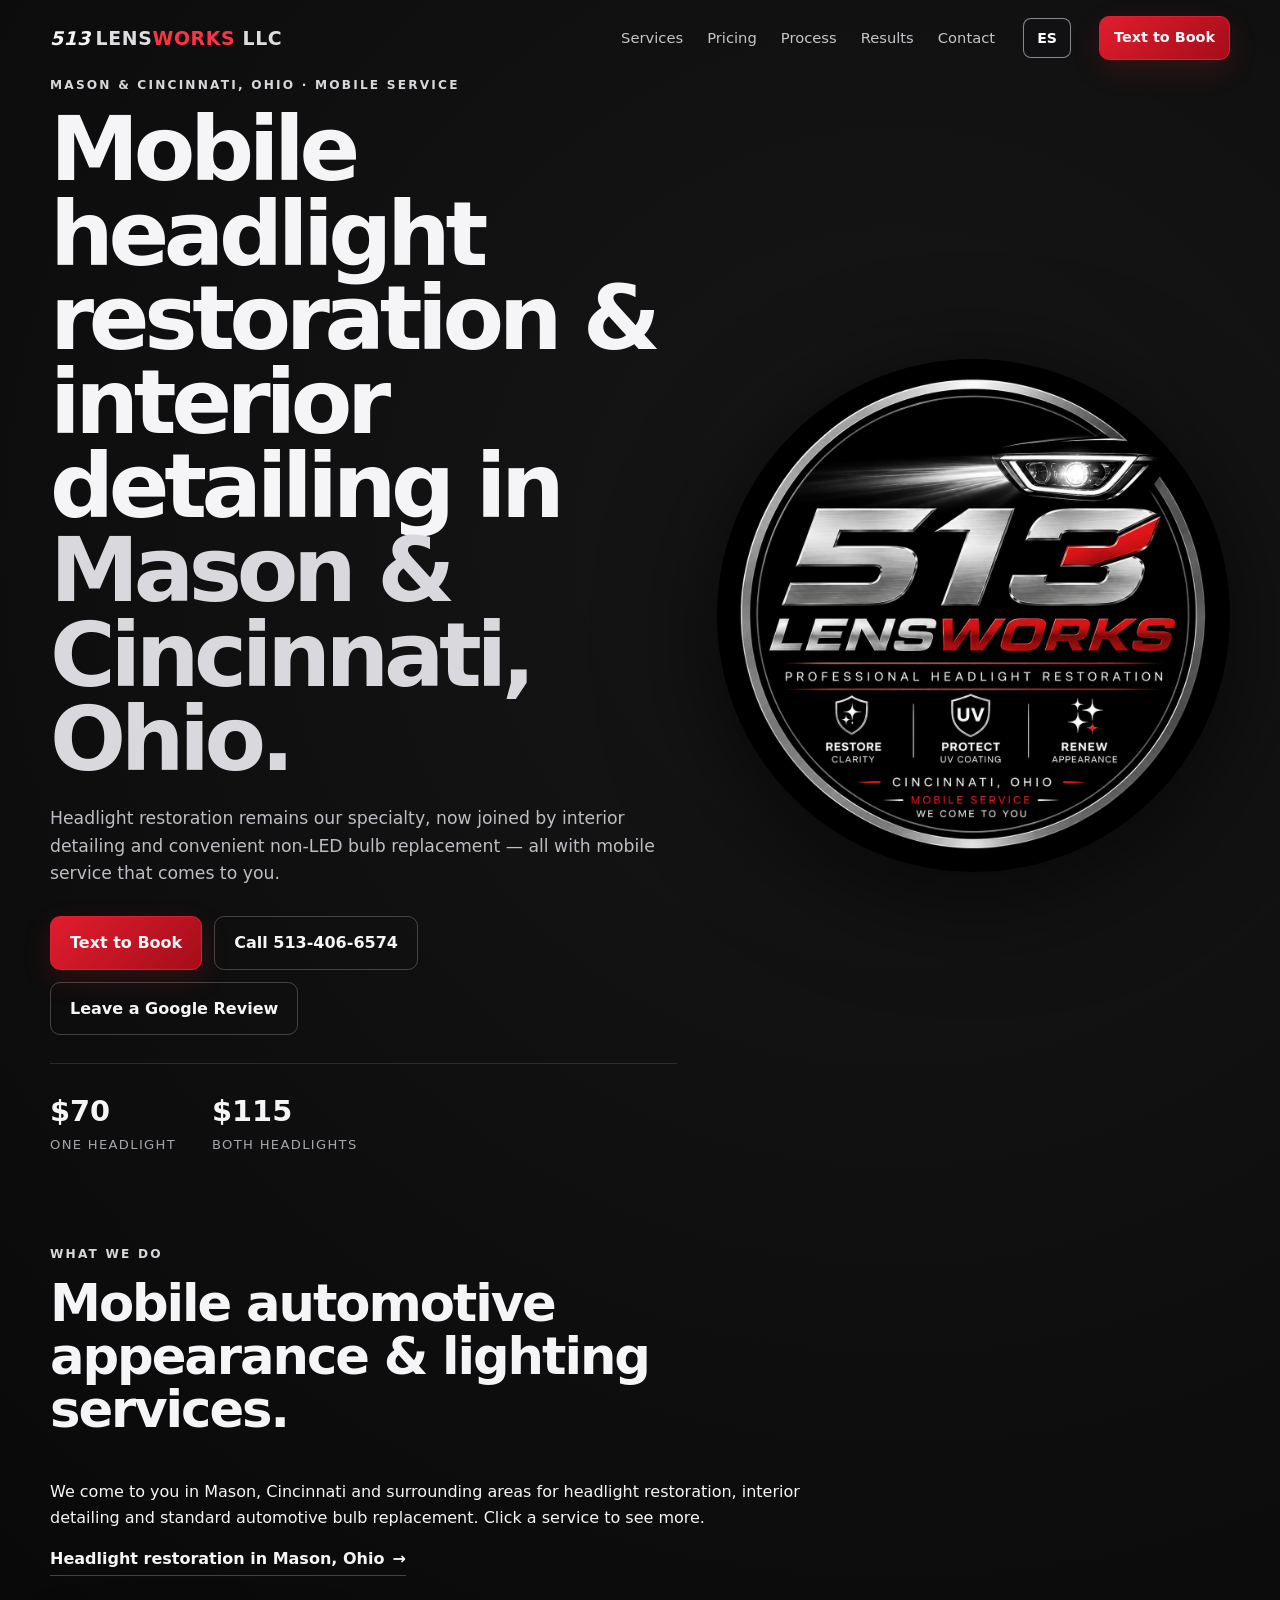
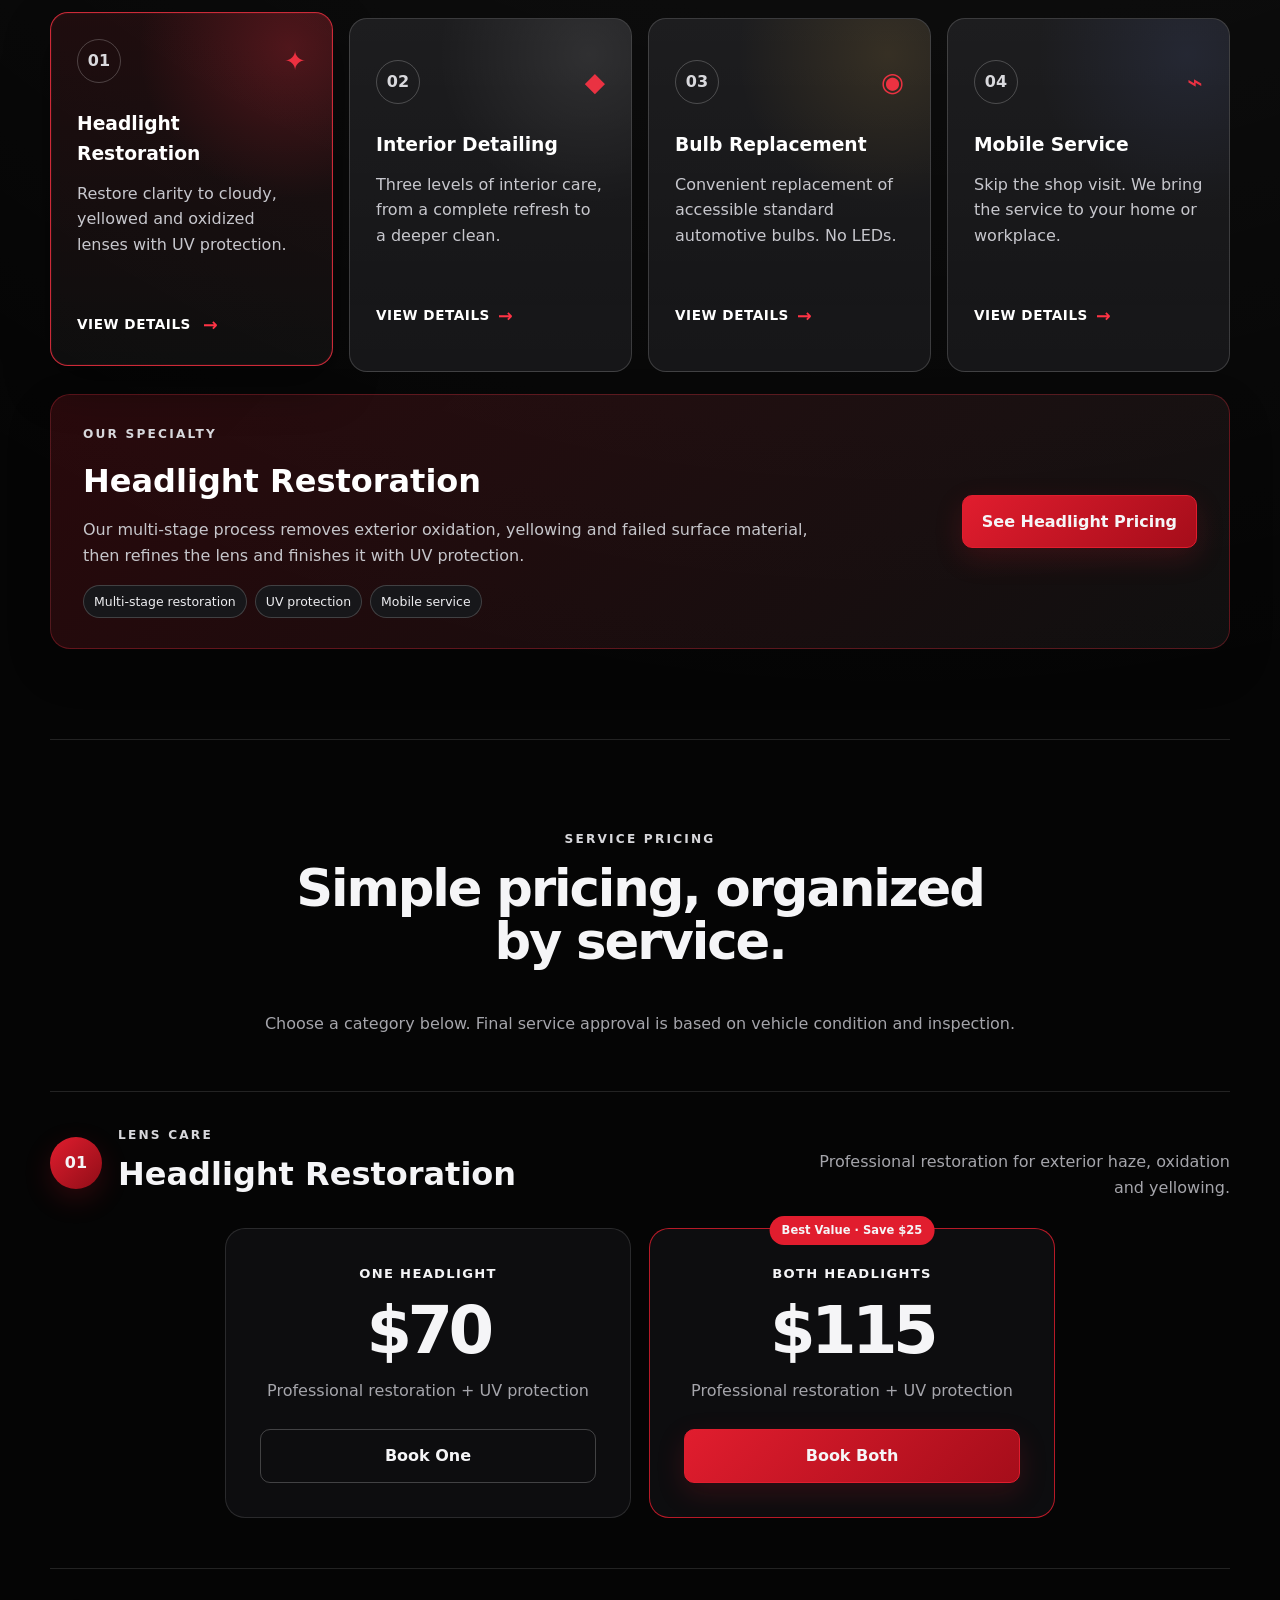
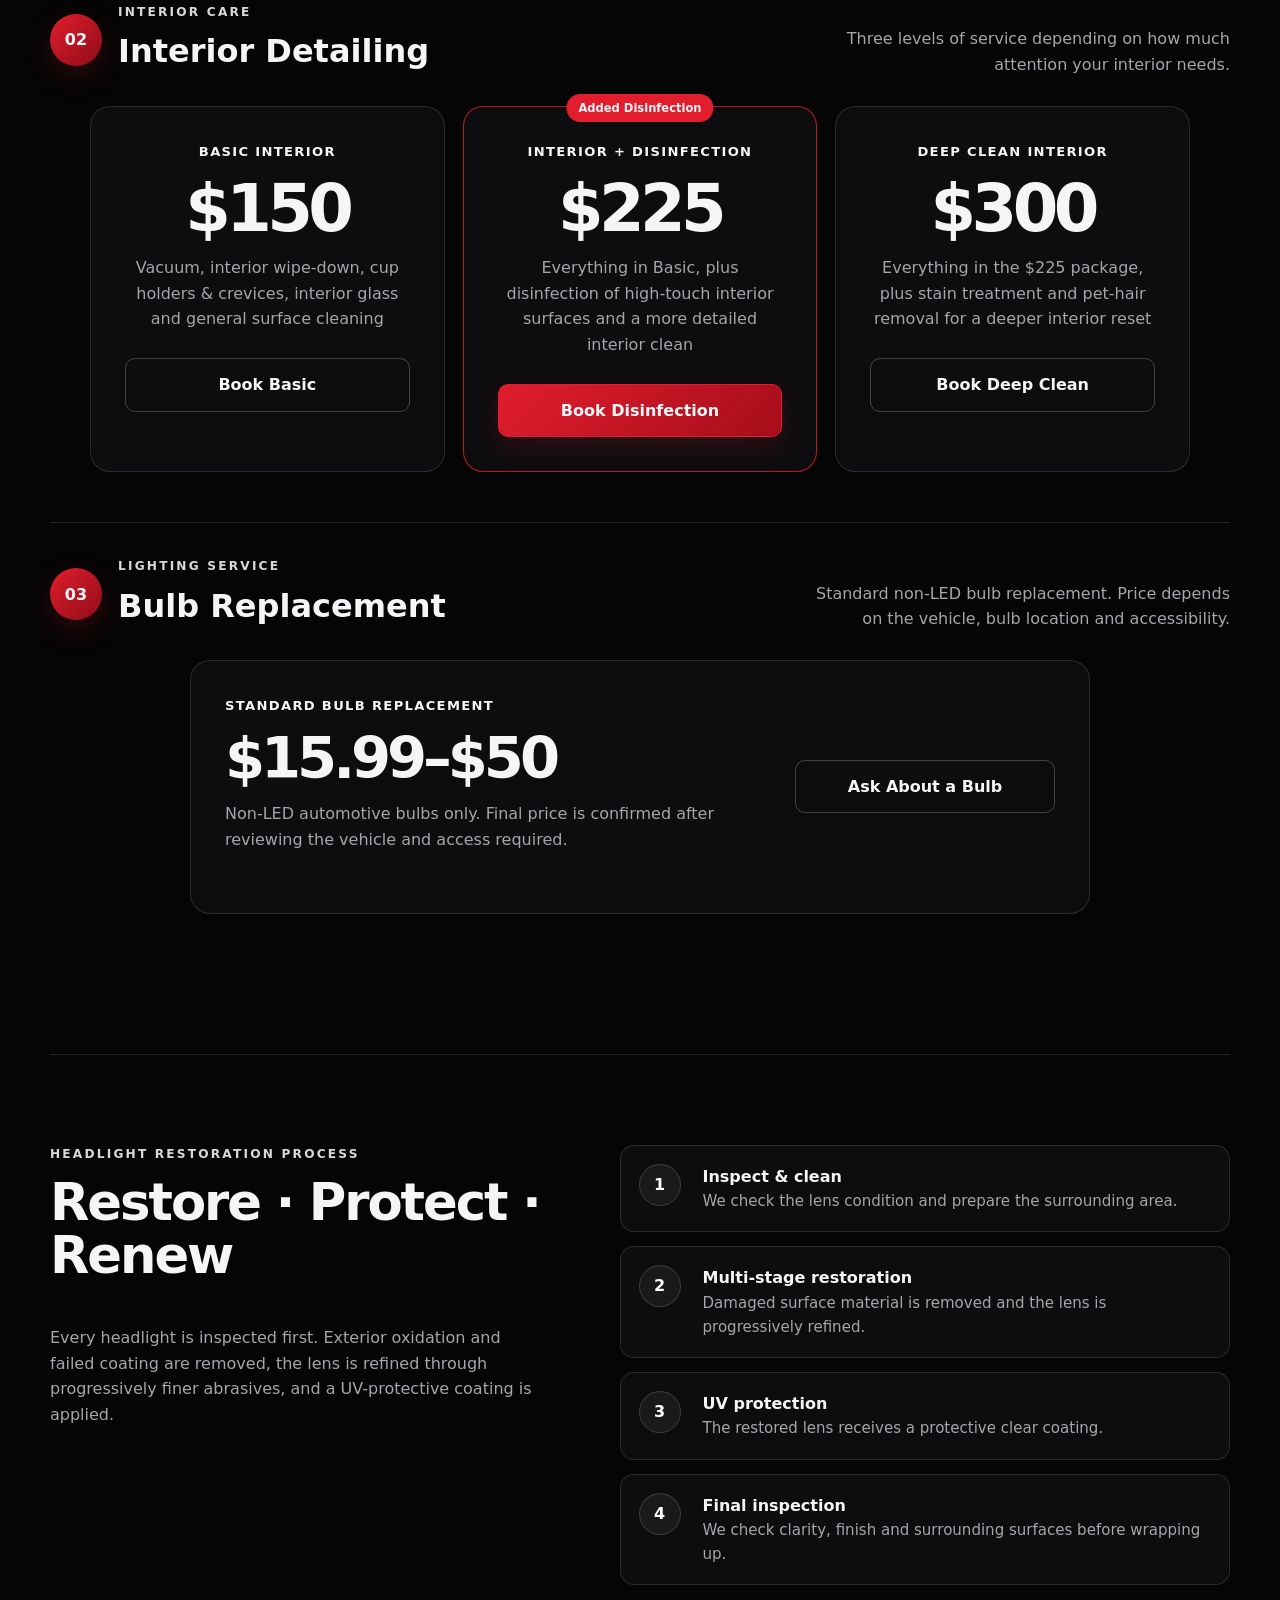
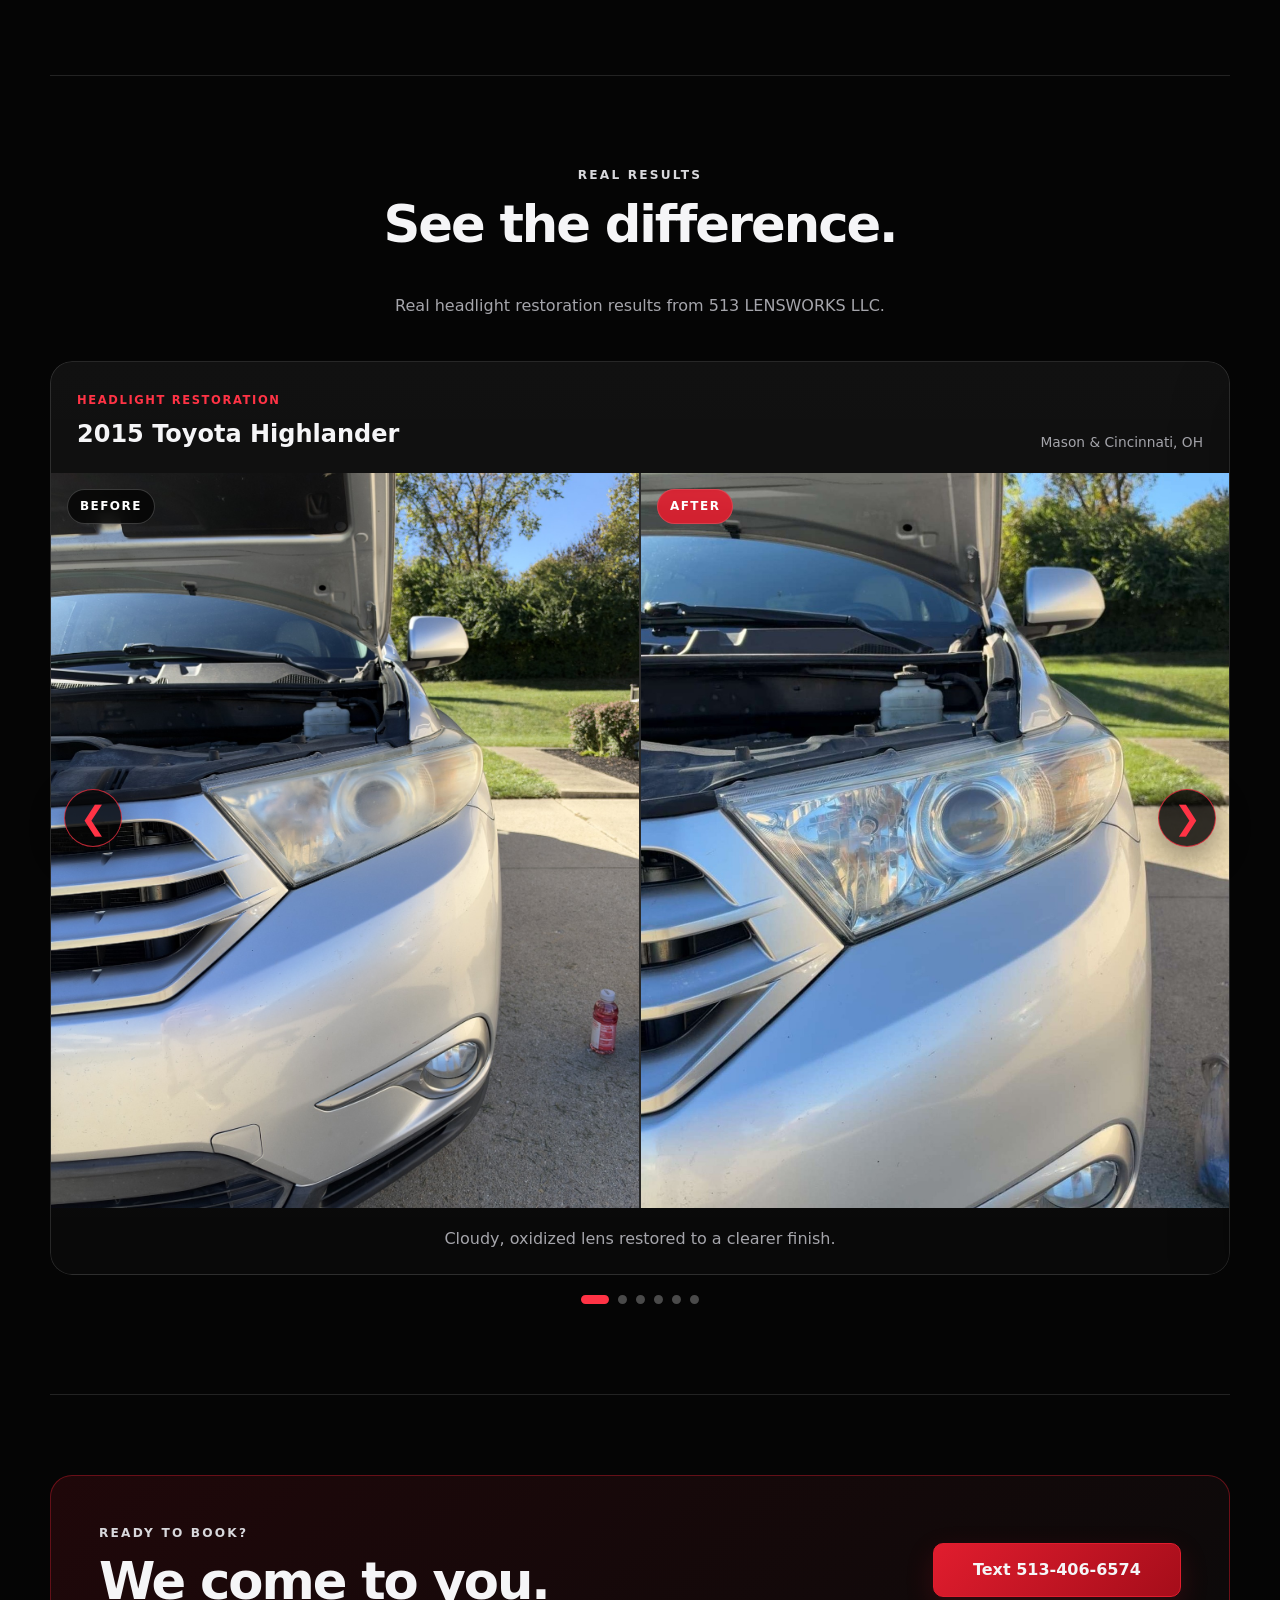
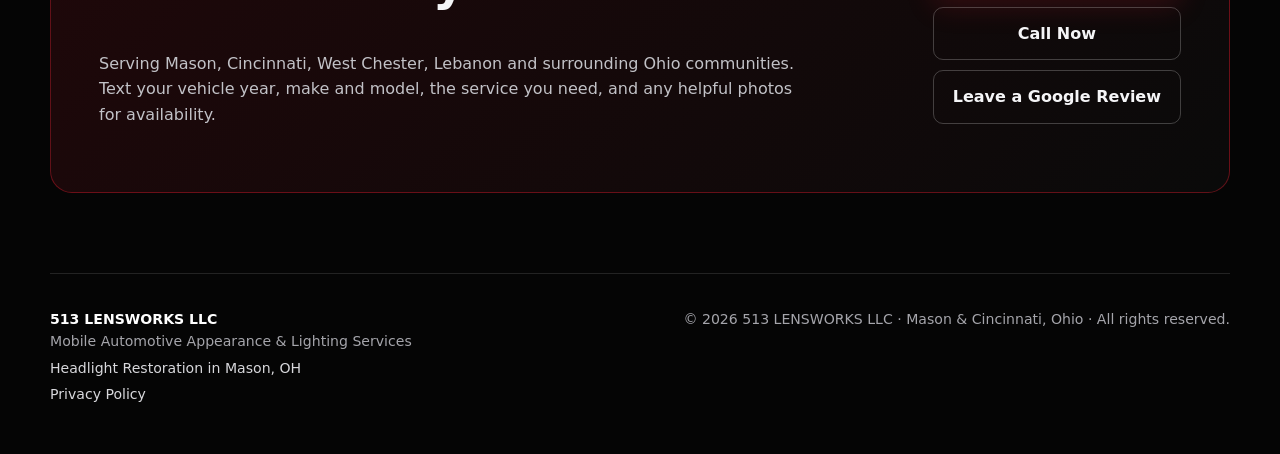
<file: index.html>
<!doctype html>
<html lang="en">
<head>
  <meta charset="utf-8" />
  <meta name="viewport" content="width=device-width, initial-scale=1" />
  <!-- OpenAI Ads Measurement Pixel -->
  <script>
    !function(w,d,s,u){if(w.oaiq)return;var q=function(){q.q.push(arguments)};q.q=[];w.oaiq=q;var j=d.createElement(s);j.async=true;j.src=u;var f=d.getElementsByTagName(s)[0];f.parentNode.insertBefore(j,f)}(window,document,"script","https://bzrcdn.openai.com/sdk/oaiq.min.js");
    oaiq("init",{pixelId:"7p5jpv2P6VPayss4nSocvy",debug:true});
    document.addEventListener("click",function(event){
      var link=event.target.closest('a[href^="tel:"],a[href^="sms:"]');
      if(!link)return;
      oaiq(
        "measure",
        "lead_created",
        { type: "customer_action" }
      );
    });
  </script>
  <!-- Google tag (gtag.js) -->
  <script async src="https://www.googletagmanager.com/gtag/js?id=AW-18390395906"></script>
  <script>
    window.dataLayer = window.dataLayer || [];
    function gtag(){dataLayer.push(arguments);}
    gtag('js', new Date());
    gtag('config', 'AW-18390395906');
    gtag('config', 'G-L3BZ3PMGYY');
  </script>
  <title>Mobile Automotive Services | 513 LENSWORKS LLC</title>
  <meta name="description" content="513 LENSWORKS LLC provides mobile headlight restoration, interior detailing and non-LED bulb replacement in Mason, Cincinnati and surrounding Ohio communities. Call or text 513-406-6574." />
  <meta name="theme-color" content="#050505" />
  <meta property="og:title" content="513 LENSWORKS LLC | Mobile Automotive Services in Mason & Cincinnati, OH" />
  <meta property="og:description" content="Mobile headlight restoration, interior detailing and non-LED bulb replacement in Mason, Cincinnati and surrounding areas." />
  <meta property="og:type" content="website" />
  <link rel="canonical" href="https://513lensworks.com/" />
  <script type="application/ld+json">
  {
    "@context": "https://schema.org",
    "@type": "AutoRepair",
    "name": "513 LENSWORKS LLC",
    "url": "https://513lensworks.com/",
    "telephone": "+1-513-406-6574",
    "description": "Mobile headlight restoration, interior detailing and non-LED bulb replacement in Mason, Cincinnati and surrounding Ohio communities.",
    "areaServed": [
      "Mason, OH",
      "Cincinnati, OH",
      "West Chester Township, OH",
      "Lebanon, OH",
      "Loveland, OH",
      "Maineville, OH",
      "Sharonville, OH",
      "Blue Ash, OH",
      "Montgomery, OH",
      "Springdale, OH",
      "Symmes Township, OH",
      "Deerfield Township, OH",
      "Liberty Township, OH",
      "Fairfield, OH",
      "Milford, OH"
    ],
    "serviceType": [
      "Headlight restoration",
      "Interior detailing",
      "Non-LED automotive bulb replacement"
    ],
    "priceRange": "$$"
  }
  </script>
  <link rel="icon" href="513-lensworks-logo.png" />
  <link rel="stylesheet" href="styles.css" />
</head>
<body>
  <header class="site-header">
    <a class="brand" href="#top" aria-label="513 LENSWORKS LLC home">
      <span class="brand-513">513</span>
      <span class="brand-name">LENS<span>WORKS</span> LLC</span>
    </a>
    <nav aria-label="Main navigation">
      <a href="#services">Services</a>
      <a href="#pricing">Pricing</a>
      <a href="#process">Process</a>
      <a href="#results">Results</a>
      <a href="#contact">Contact</a>
    </nav>
    <button type="button" class="language-toggle" data-lang-toggle aria-label="Cambiar a español" title="Cambiar a español">ES</button>
    <a class="button button-small" href="sms:+15134066574?body=Hi%2C%20I%27m%20interested%20in%20one%20of%20your%20mobile%20automotive%20services.%20Are%20you%20available%3F">Text to Book</a>
  </header>

  <main id="top">
    <section class="hero">
      <div class="hero-copy">
        <p class="eyebrow">Mason & Cincinnati, Ohio · Mobile Service</p>
        <h1>Mobile headlight restoration & interior detailing in <span>Mason & Cincinnati, Ohio.</span></h1>
        <p class="hero-text">Headlight restoration remains our specialty, now joined by interior detailing and convenient non-LED bulb replacement — all with mobile service that comes to you.</p>
        <div class="hero-actions">
          <a class="button" href="sms:+15134066574?body=Hi%2C%20I%27m%20interested%20in%20one%20of%20your%20mobile%20automotive%20services.%20Are%20you%20available%3F">Text to Book</a>
          <a class="button button-ghost" href="tel:+15134066574">Call 513-406-6574</a>
          <a class="button button-ghost" href="https://g.page/r/Cdz7ly-ugAX1EAI/review" target="_blank" rel="noopener noreferrer">Leave a Google Review</a>
        </div>
        <div class="quick-pricing">
          <div><strong>$70</strong><span>One headlight</span></div>
          <div><strong>$115</strong><span>Both headlights</span></div>
        </div>
      </div>
      <div class="hero-logo-wrap">
        <img src="513-lensworks-logo.png" alt="513 LENSWORKS LLC logo" class="hero-logo" />
      </div>
    </section>

    <section id="services" class="section">
      <div class="section-heading">
        <p class="eyebrow">What we do</p>
        <h2>Mobile automotive appearance & lighting services.</h2>
        <p>We come to you in Mason, Cincinnati and surrounding areas for headlight restoration, interior detailing and standard automotive bulb replacement. Click a service to see more.</p>
        <p class="local-page-link"><a href="headlight-restoration-mason-oh.html">Headlight restoration in Mason, Ohio <span aria-hidden="true">→</span></a></p>
      </div>
      <div class="cards service-cards">
        <button type="button" class="card service-card service-card-headlight active" data-service="headlight" aria-pressed="true">
          <div class="service-card-top"><div class="icon">01</div><span class="service-symbol">✦</span></div>
          <h3>Headlight Restoration</h3>
          <p>Restore clarity to cloudy, yellowed and oxidized lenses with UV protection.</p>
          <span class="service-link">View details <b>→</b></span>
        </button>
        <button type="button" class="card service-card service-card-interior" data-service="interior" aria-pressed="false">
          <div class="service-card-top"><div class="icon">02</div><span class="service-symbol">◆</span></div>
          <h3>Interior Detailing</h3>
          <p>Three levels of interior care, from a complete refresh to a deeper clean.</p>
          <span class="service-link">View details <b>→</b></span>
        </button>
        <button type="button" class="card service-card service-card-bulb" data-service="bulb" aria-pressed="false">
          <div class="service-card-top"><div class="icon">03</div><span class="service-symbol">◉</span></div>
          <h3>Bulb Replacement</h3>
          <p>Convenient replacement of accessible standard automotive bulbs. No LEDs.</p>
          <span class="service-link">View details <b>→</b></span>
        </button>
        <button type="button" class="card service-card service-card-mobile" data-service="mobile" aria-pressed="false">
          <div class="service-card-top"><div class="icon">04</div><span class="service-symbol">⌁</span></div>
          <h3>Mobile Service</h3>
          <p>Skip the shop visit. We bring the service to your home or workplace.</p>
          <span class="service-link">View details <b>→</b></span>
        </button>
      </div>

      <div class="service-spotlight" id="service-spotlight" aria-live="polite">
        <div class="spotlight-copy">
          <p class="eyebrow" id="spotlight-kicker">Our specialty</p>
          <h3 id="spotlight-title">Headlight Restoration</h3>
          <p id="spotlight-text">Our multi-stage process removes exterior oxidation, yellowing and failed surface material, then refines the lens and finishes it with UV protection.</p>
          <div class="spotlight-tags" id="spotlight-tags"><span>Multi-stage restoration</span><span>UV protection</span><span>Mobile service</span></div>
        </div>
        <a class="button" id="spotlight-action" href="#pricing-headlights">See Headlight Pricing</a>
      </div>
    </section>

    <section id="pricing" class="section pricing-section">
      <div class="section-heading centered">
        <p class="eyebrow">Service pricing</p>
        <h2>Simple pricing, organized by service.</h2>
        <p>Choose a category below. Final service approval is based on vehicle condition and inspection.</p>
      </div>

      <div class="pricing-category" id="pricing-headlights">
        <div class="pricing-category-heading">
          <div><span class="category-number">01</span><div><p class="eyebrow">Lens care</p><h3>Headlight Restoration</h3></div></div>
          <p>Professional restoration for exterior haze, oxidation and yellowing.</p>
        </div>
        <div class="price-grid price-grid-two">
          <article class="price-card">
            <p>One Headlight</p><div class="price">$70</div><span>Professional restoration + UV protection</span>
            <a class="button button-ghost" href="sms:+15134066574?body=Hi%2C%20I%27m%20interested%20in%20restoring%20one%20headlight.%20Are%20you%20available%3F">Book One</a>
          </article>
          <article class="price-card featured">
            <div class="badge">Best Value · Save $25</div><p>Both Headlights</p><div class="price">$115</div><span>Professional restoration + UV protection</span>
            <a class="button" href="sms:+15134066574?body=Hi%2C%20I%27m%20interested%20in%20getting%20both%20headlights%20restored.%20Are%20you%20available%3F">Book Both</a>
          </article>
        </div>
      </div>

      <div class="pricing-category" id="pricing-interior">
        <div class="pricing-category-heading">
          <div><span class="category-number">02</span><div><p class="eyebrow">Interior care</p><h3>Interior Detailing</h3></div></div>
          <p>Three levels of service depending on how much attention your interior needs.</p>
        </div>
        <div class="price-grid price-grid-three">
          <article class="price-card">
            <p>Basic Interior</p><div class="price">$150</div><span>Vacuum, interior wipe-down, cup holders & crevices, interior glass and general surface cleaning</span>
            <a class="button button-ghost" href="sms:+15134066574?body=Hi%2C%20I%27m%20interested%20in%20the%20%24150%20Basic%20Interior%20Detail.%20Are%20you%20available%3F">Book Basic</a>
          </article>
          <article class="price-card featured">
            <div class="badge">Added Disinfection</div><p>Interior + Disinfection</p><div class="price">$225</div><span>Everything in Basic, plus disinfection of high-touch interior surfaces and a more detailed interior clean</span>
            <a class="button" href="sms:+15134066574?body=Hi%2C%20I%27m%20interested%20in%20the%20%24225%20Interior%20Detail%20with%20Disinfection.%20Are%20you%20available%3F">Book Disinfection</a>
          </article>
          <article class="price-card">
            <p>Deep Clean Interior</p><div class="price">$300</div><span>Everything in the $225 package, plus stain treatment and pet-hair removal for a deeper interior reset</span>
            <a class="button button-ghost" href="sms:+15134066574?body=Hi%2C%20I%27m%20interested%20in%20the%20%24300%20Deep%20Clean%20Interior%20Detail.%20Are%20you%20available%3F">Book Deep Clean</a>
          </article>
        </div>
      </div>

      <div class="pricing-category" id="pricing-bulbs">
        <div class="pricing-category-heading">
          <div><span class="category-number">03</span><div><p class="eyebrow">Lighting service</p><h3>Bulb Replacement</h3></div></div>
          <p>Standard non-LED bulb replacement. Price depends on the vehicle, bulb location and accessibility.</p>
        </div>
        <div class="price-grid price-grid-one">
          <article class="price-card bulb-price-card">
            <div><p>Standard Bulb Replacement</p><div class="price">$15.99–$50</div><span>Non-LED automotive bulbs only. Final price is confirmed after reviewing the vehicle and access required.</span></div>
            <a class="button button-ghost" href="sms:+15134066574?body=Hi%2C%20I%27m%20interested%20in%20a%20non-LED%20bulb%20replacement.%20My%20vehicle%20is%3A%20">Ask About a Bulb</a>
          </article>
        </div>
      </div>
    </section>

    <section id="process" class="section split-section">
      <div>
        <p class="eyebrow">Headlight restoration process</p>
        <h2>Restore · Protect · Renew</h2>
        <p class="muted">Every headlight is inspected first. Exterior oxidation and failed coating are removed, the lens is refined through progressively finer abrasives, and a UV-protective coating is applied.</p>
      </div>
      <ol class="process-list">
        <li><span>1</span><div><strong>Inspect & clean</strong><p>We check the lens condition and prepare the surrounding area.</p></div></li>
        <li><span>2</span><div><strong>Multi-stage restoration</strong><p>Damaged surface material is removed and the lens is progressively refined.</p></div></li>
        <li><span>3</span><div><strong>UV protection</strong><p>The restored lens receives a protective clear coating.</p></div></li>
        <li><span>4</span><div><strong>Final inspection</strong><p>We check clarity, finish and surrounding surfaces before wrapping up.</p></div></li>
      </ol>
    </section>

    <section id="results" class="section results-section">
      <div class="section-heading centered">
        <p class="eyebrow">Real Results</p>
        <h2>See the difference.</h2>
        <p>Real headlight restoration results from 513 LENSWORKS LLC.</p>
      </div>

      <div class="results-carousel-wrap">
        <button class="carousel-arrow carousel-prev" type="button" aria-label="Previous restoration">&#10094;</button>

        <div class="results-carousel" id="results-carousel">
          <article class="result-card result-slide">
            <div class="result-title"><div><span class="result-kicker">Headlight Restoration</span><h3>2015 Toyota Highlander</h3></div><span class="result-location">Mason &amp; Cincinnati, OH</span></div>
            <div class="before-after-grid">
              <figure class="result-photo"><div class="photo-wrap"><img src="2015_Toyota_Highlander_Before.jpg" alt="Before restoration - hazy and oxidized 2015 Toyota Highlander headlight" loading="lazy" /><span class="photo-label before-label">Before</span></div></figure>
              <figure class="result-photo"><div class="photo-wrap"><img src="2015_Toyota_Highlander_After.jpg" alt="After restoration - clearer 2015 Toyota Highlander headlight restored by 513 LENSWORKS LLC" loading="lazy" /><span class="photo-label after-label">After</span></div></figure>
            </div>
            <p class="result-caption">Cloudy, oxidized lens restored to a clearer finish.</p>
          </article>

          <article class="result-card result-slide">
            <div class="result-title">
              <div><span class="result-kicker">Headlight Restoration</span><h3>2005 Toyota Land Cruiser</h3></div>
              <span class="result-location">Cincinnati, OH</span>
            </div>
            <div class="before-after-grid">
              <figure class="result-photo"><div class="photo-wrap"><img src="2005-landcruiser-before.jpeg" alt="Before restoration - cloudy and oxidized 2005 Toyota Land Cruiser headlight" loading="lazy" /><span class="photo-label before-label">Before</span></div></figure>
              <figure class="result-photo"><div class="photo-wrap"><img src="2005-landcruiser-after.jpeg" alt="After restoration - clear 2005 Toyota Land Cruiser headlight restored by 513 LENSWORKS LLC" loading="lazy" /><span class="photo-label after-label">After</span></div></figure>
            </div>
            <p class="result-caption">Oxidation removed, clarity restored, and finished with UV protection.</p>
          </article>

          <article class="result-card result-slide">
            <div class="result-title"><div><span class="result-kicker">Headlight Restoration</span><h3>Lexus</h3></div><span class="result-location">Cincinnati, OH</span></div>
            <div class="before-after-grid">
              <figure class="result-photo"><div class="photo-wrap"><img src="Lexus_Before.JPG" alt="Before Lexus headlight restoration" loading="lazy" /><span class="photo-label before-label">Before</span></div></figure>
              <figure class="result-photo"><div class="photo-wrap"><img src="Lexus_After.JPG" alt="After Lexus headlight restoration" loading="lazy" /><span class="photo-label after-label">After</span></div></figure>
            </div>
            <p class="result-caption">Cloudiness reduced and clarity restored with UV protection.</p>
          </article>

          <article class="result-card result-slide">
            <div class="result-title"><div><span class="result-kicker">Headlight Restoration</span><h3>Ford</h3></div><span class="result-location">Cincinnati, OH</span></div>
            <div class="before-after-grid">
              <figure class="result-photo"><div class="photo-wrap"><img src="Ford_Before.JPG" alt="Before Ford headlight restoration" loading="lazy" /><span class="photo-label before-label">Before</span></div></figure>
              <figure class="result-photo"><div class="photo-wrap"><img src="Ford_After.JPG" alt="After Ford headlight restoration" loading="lazy" /><span class="photo-label after-label">After</span></div></figure>
            </div>
            <p class="result-caption">Heavy haze removed for a cleaner, clearer appearance.</p>
          </article>

          <article class="result-card result-slide">
            <div class="result-title"><div><span class="result-kicker">Headlight Restoration</span><h3>2009 Audi TT</h3></div><span class="result-location">Cincinnati, OH</span></div>
            <div class="before-after-grid">
              <figure class="result-photo"><div class="photo-wrap"><img src="Audi_TT_Before.jpeg" alt="Before restoration - cloudy and oxidized 2009 Audi TT headlight" loading="lazy" /><span class="photo-label before-label">Before</span></div></figure>
              <figure class="result-photo"><div class="photo-wrap"><img src="Audi_TT_After.jpeg" alt="After restoration - clearer 2009 Audi TT headlight restored by 513 LENSWORKS LLC" loading="lazy" /><span class="photo-label after-label">After</span></div></figure>
            </div>
            <p class="result-caption">Failed coating and oxidation removed, then finished with UV protection.</p>
          </article>

          <article class="result-card result-slide">
            <div class="result-title"><div><span class="result-kicker">Headlight Restoration</span><h3>Toyota Camry</h3></div><span class="result-location">Cincinnati, OH</span></div>
            <div class="before-after-grid">
              <figure class="result-photo"><div class="photo-wrap"><img src="Toyota_Camry_Before.JPG" alt="Before Toyota Camry headlight restoration" loading="lazy" /><span class="photo-label before-label">Before</span></div></figure>
              <figure class="result-photo"><div class="photo-wrap"><img src="Toyota_Camry_After.JPG" alt="After Toyota Camry headlight restoration" loading="lazy" /><span class="photo-label after-label">After</span></div></figure>
            </div>
            <p class="result-caption">Heavy oxidation removed, clarity restored, and finished with UV protection.</p>
          </article>
        </div>

        <button class="carousel-arrow carousel-next" type="button" aria-label="Next restoration">&#10095;</button>
      </div>

      <div class="carousel-dots" aria-label="Restoration slide navigation">
        <button class="carousel-dot active" type="button" aria-label="Show 2015 Toyota Highlander restoration"></button>
        <button class="carousel-dot" type="button" aria-label="Show Land Cruiser restoration"></button>
        <button class="carousel-dot" type="button" aria-label="Show Lexus restoration"></button>
        <button class="carousel-dot" type="button" aria-label="Show Ford restoration"></button>
        <button class="carousel-dot" type="button" aria-label="Show Audi TT restoration"></button>
        <button class="carousel-dot" type="button" aria-label="Show Toyota Camry restoration"></button>
      </div>
    </section>

    <section id="contact" class="contact-section">
      <div>
        <p class="eyebrow">Ready to book?</p>
        <h2>We come to you.</h2>
        <p>Serving Mason, Cincinnati, West Chester, Lebanon and surrounding Ohio communities. Text your vehicle year, make and model, the service you need, and any helpful photos for availability.</p>
      </div>
      <div class="contact-actions">
        <a class="button" href="sms:+15134066574?body=Hi%2C%20I%27m%20interested%20in%20one%20of%20your%20mobile%20automotive%20services.%20My%20vehicle%20is%3A%20">Text 513-406-6574</a>
        <a class="button button-ghost" href="tel:+15134066574">Call Now</a>
        <a class="button button-ghost" href="https://g.page/r/Cdz7ly-ugAX1EAI/review" target="_blank" rel="noopener noreferrer">Leave a Google Review</a>
      </div>
    </section>
  </main>

  <footer>
    <div><strong>513 LENSWORKS LLC</strong><span>Mobile Automotive Appearance & Lighting Services</span><a href="headlight-restoration-mason-oh.html">Headlight Restoration in Mason, OH</a><a href="privacy-policy.html">Privacy Policy</a></div>
    <p>© <span id="year"></span> 513 LENSWORKS LLC · Mason & Cincinnati, Ohio · All rights reserved.</p>
  </footer>

  <script>
    document.getElementById("year").textContent = new Date().getFullYear();

    const serviceDetails = {
      headlight: {
        kicker: "Our specialty",
        title: "Headlight Restoration",
        text: "Our multi-stage process removes exterior oxidation, yellowing and failed surface material, then refines the lens and finishes it with UV protection.",
        tags: ["Multi-stage restoration", "UV protection", "Mobile service"],
        action: "See Headlight Pricing",
        href: "#pricing-headlights"
      },
      interior: {
        kicker: "Three package levels",
        title: "Interior Detailing",
        text: "Choose the level that fits your vehicle, from a solid interior refresh to disinfection or a deeper clean with stain treatment and pet-hair removal.",
        tags: ["Starting at $150", "Disinfection available", "Deep clean option"],
        action: "See Interior Packages",
        href: "#pricing-interior"
      },
      bulb: {
        kicker: "Convenient lighting service",
        title: "Bulb Replacement",
        text: "We replace accessible standard automotive bulbs and confirm the price after reviewing the vehicle and access required. LED replacements are not offered.",
        tags: ["$15.99–$50", "Standard bulbs", "No LED replacements"],
        action: "See Bulb Pricing",
        href: "#pricing-bulbs"
      },
      mobile: {
        kicker: "We come to you",
        title: "Mobile Service",
        text: "Headlight restoration, interior detailing and eligible bulb replacement can be performed at your home or workplace when location and conditions allow.",
        tags: ["Mason", "Cincinnati", "Surrounding areas"],
        action: "Text to Book",
        href: "sms:+15134066574?body=Hi%2C%20I%27m%20interested%20in%20one%20of%20your%20mobile%20automotive%20services.%20Are%20you%20available%3F"
      }
    };

    const serviceCards = Array.from(document.querySelectorAll(".service-card"));
    const spotlightKicker = document.getElementById("spotlight-kicker");
    const spotlightTitle = document.getElementById("spotlight-title");
    const spotlightText = document.getElementById("spotlight-text");
    const spotlightTags = document.getElementById("spotlight-tags");
    const spotlightAction = document.getElementById("spotlight-action");

    serviceCards.forEach(card => {
      card.addEventListener("click", () => {
        const detail = serviceDetails[card.dataset.service];
        serviceCards.forEach(item => {
          item.classList.toggle("active", item === card);
          item.setAttribute("aria-pressed", item === card ? "true" : "false");
        });
        spotlightKicker.textContent = detail.kicker;
        spotlightTitle.textContent = detail.title;
        spotlightText.textContent = detail.text;
        spotlightTags.innerHTML = detail.tags.map(tag => `<span>${tag}</span>`).join("");
        spotlightAction.textContent = detail.action;
        spotlightAction.href = detail.href;
        document.getElementById("service-spotlight").classList.remove("spotlight-pop");
        requestAnimationFrame(() => document.getElementById("service-spotlight").classList.add("spotlight-pop"));
      });
    });

    const carousel = document.getElementById("results-carousel");
    const slides = Array.from(carousel.querySelectorAll(".result-slide"));
    const prevButton = document.querySelector(".carousel-prev");
    const nextButton = document.querySelector(".carousel-next");
    const dots = Array.from(document.querySelectorAll(".carousel-dot"));
    let currentSlide = 0;

    const showSlide = index => {
      currentSlide = (index + slides.length) % slides.length;
      slides[currentSlide].scrollIntoView({ behavior: "smooth", block: "nearest", inline: "start" });
      dots.forEach((dot, i) => dot.classList.toggle("active", i === currentSlide));
    };

    prevButton.addEventListener("click", () => showSlide(currentSlide - 1));
    nextButton.addEventListener("click", () => showSlide(currentSlide + 1));
    dots.forEach((dot, index) => dot.addEventListener("click", () => showSlide(index)));

    carousel.addEventListener("scroll", () => {
      const slideWidth = carousel.clientWidth;
      if (!slideWidth) return;
      const index = Math.round(carousel.scrollLeft / slideWidth);
      if (index !== currentSlide && index >= 0 && index < slides.length) {
        currentSlide = index;
        dots.forEach((dot, i) => dot.classList.toggle("active", i === currentSlide));
      }
    }, { passive: true });
  </script>
  <script src="language.js" defer></script>
</body>
</html>
</file>
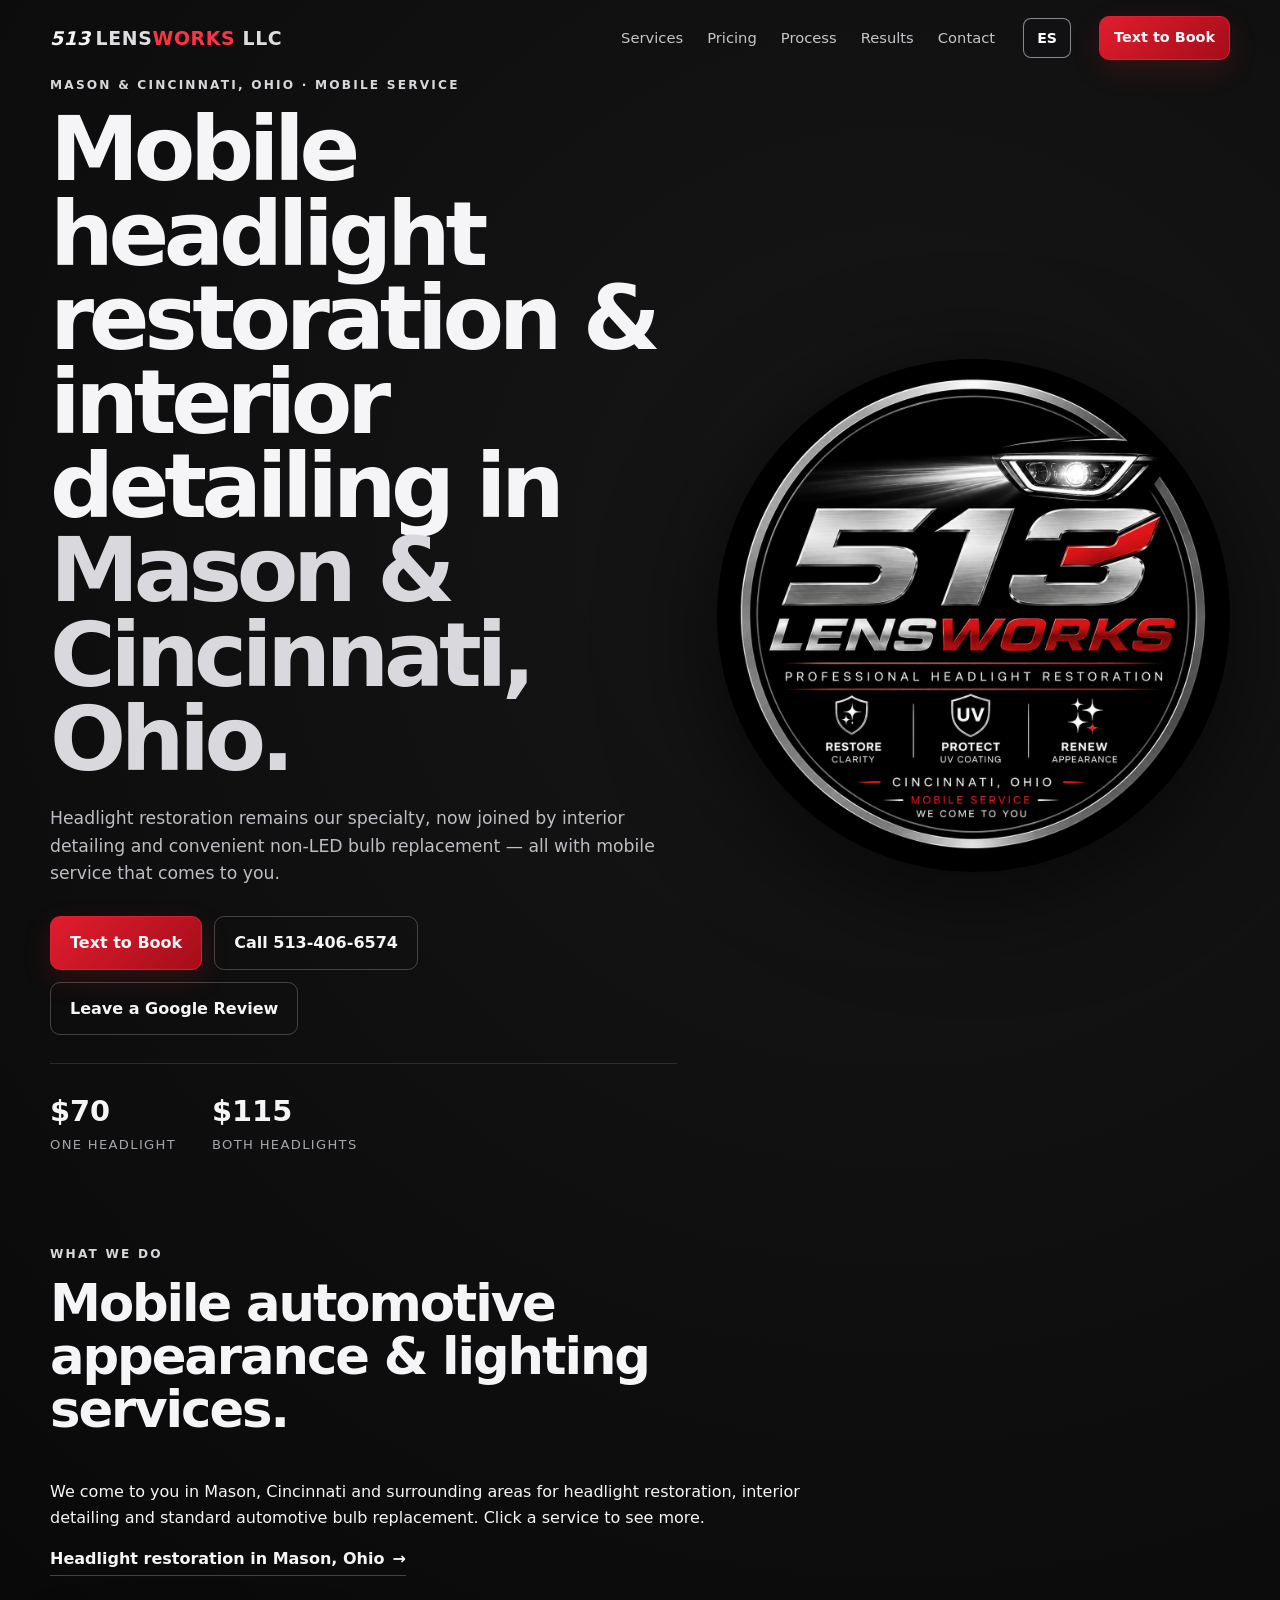
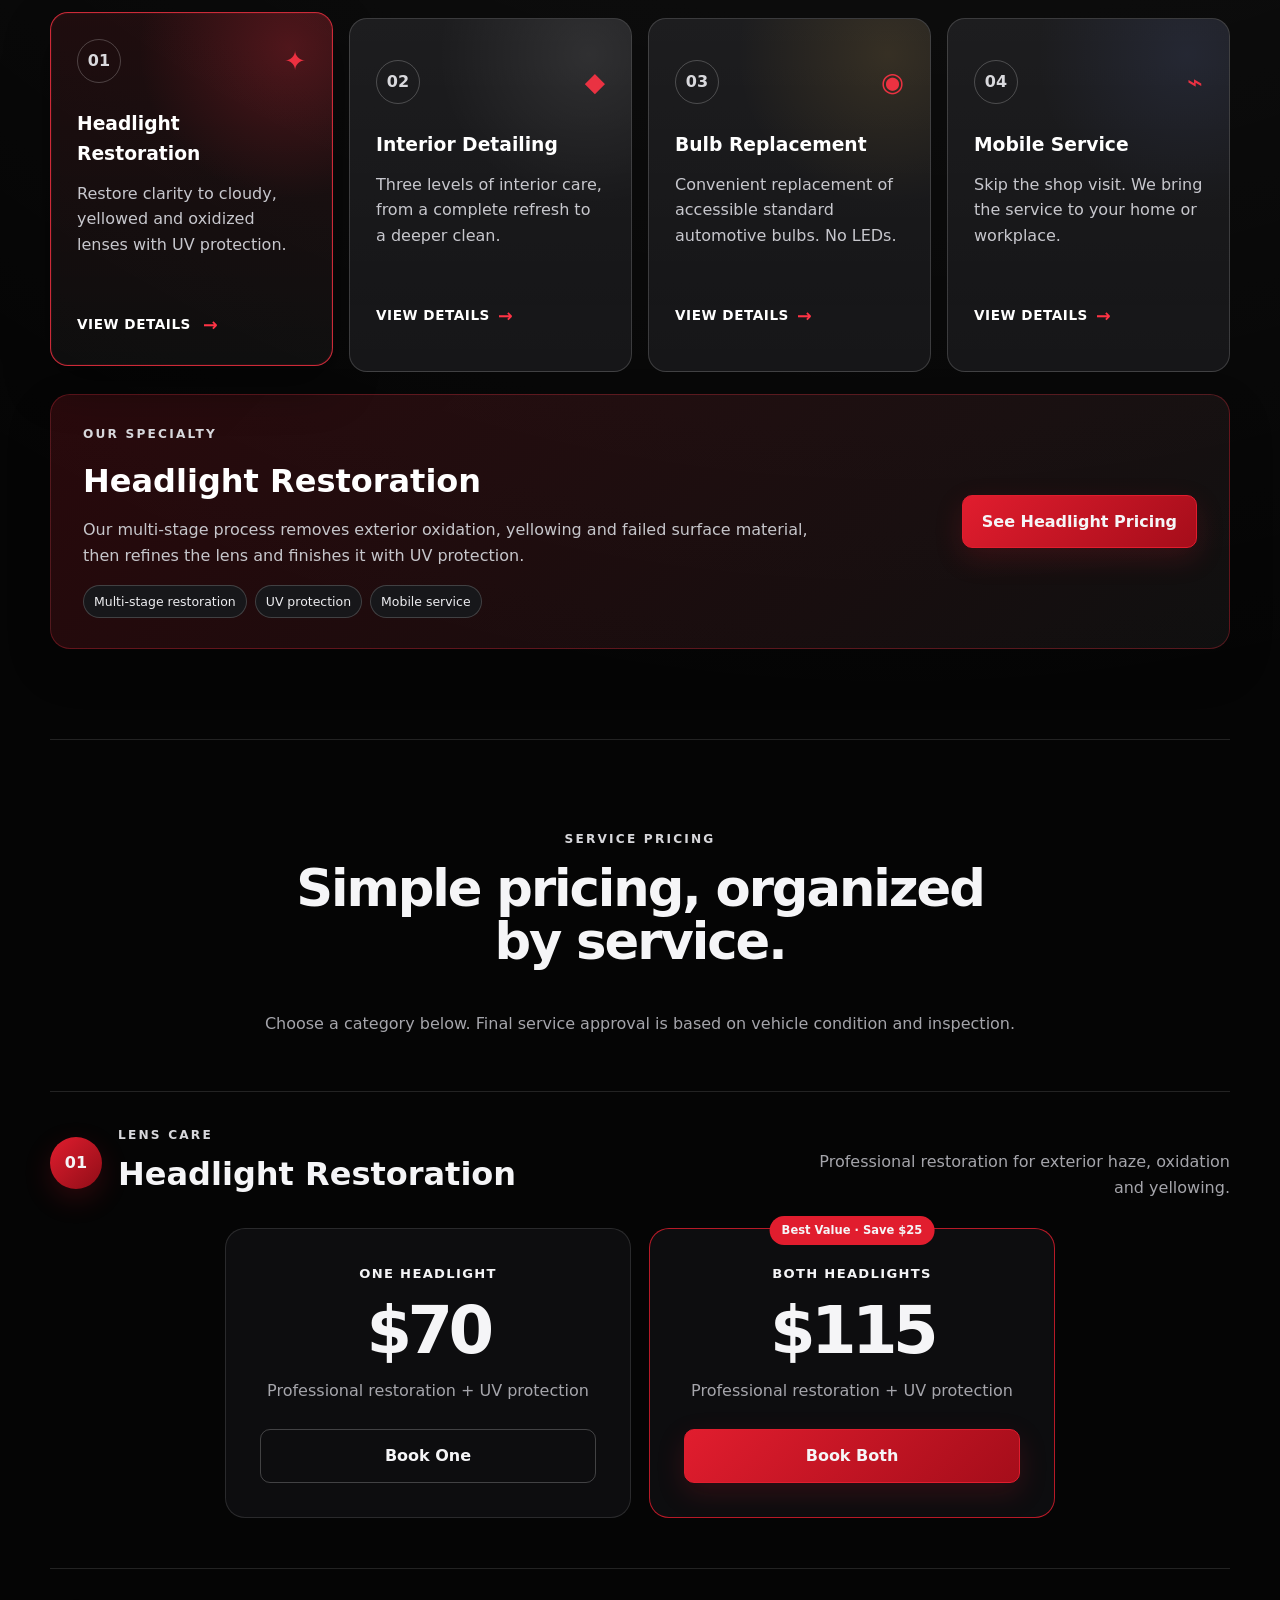
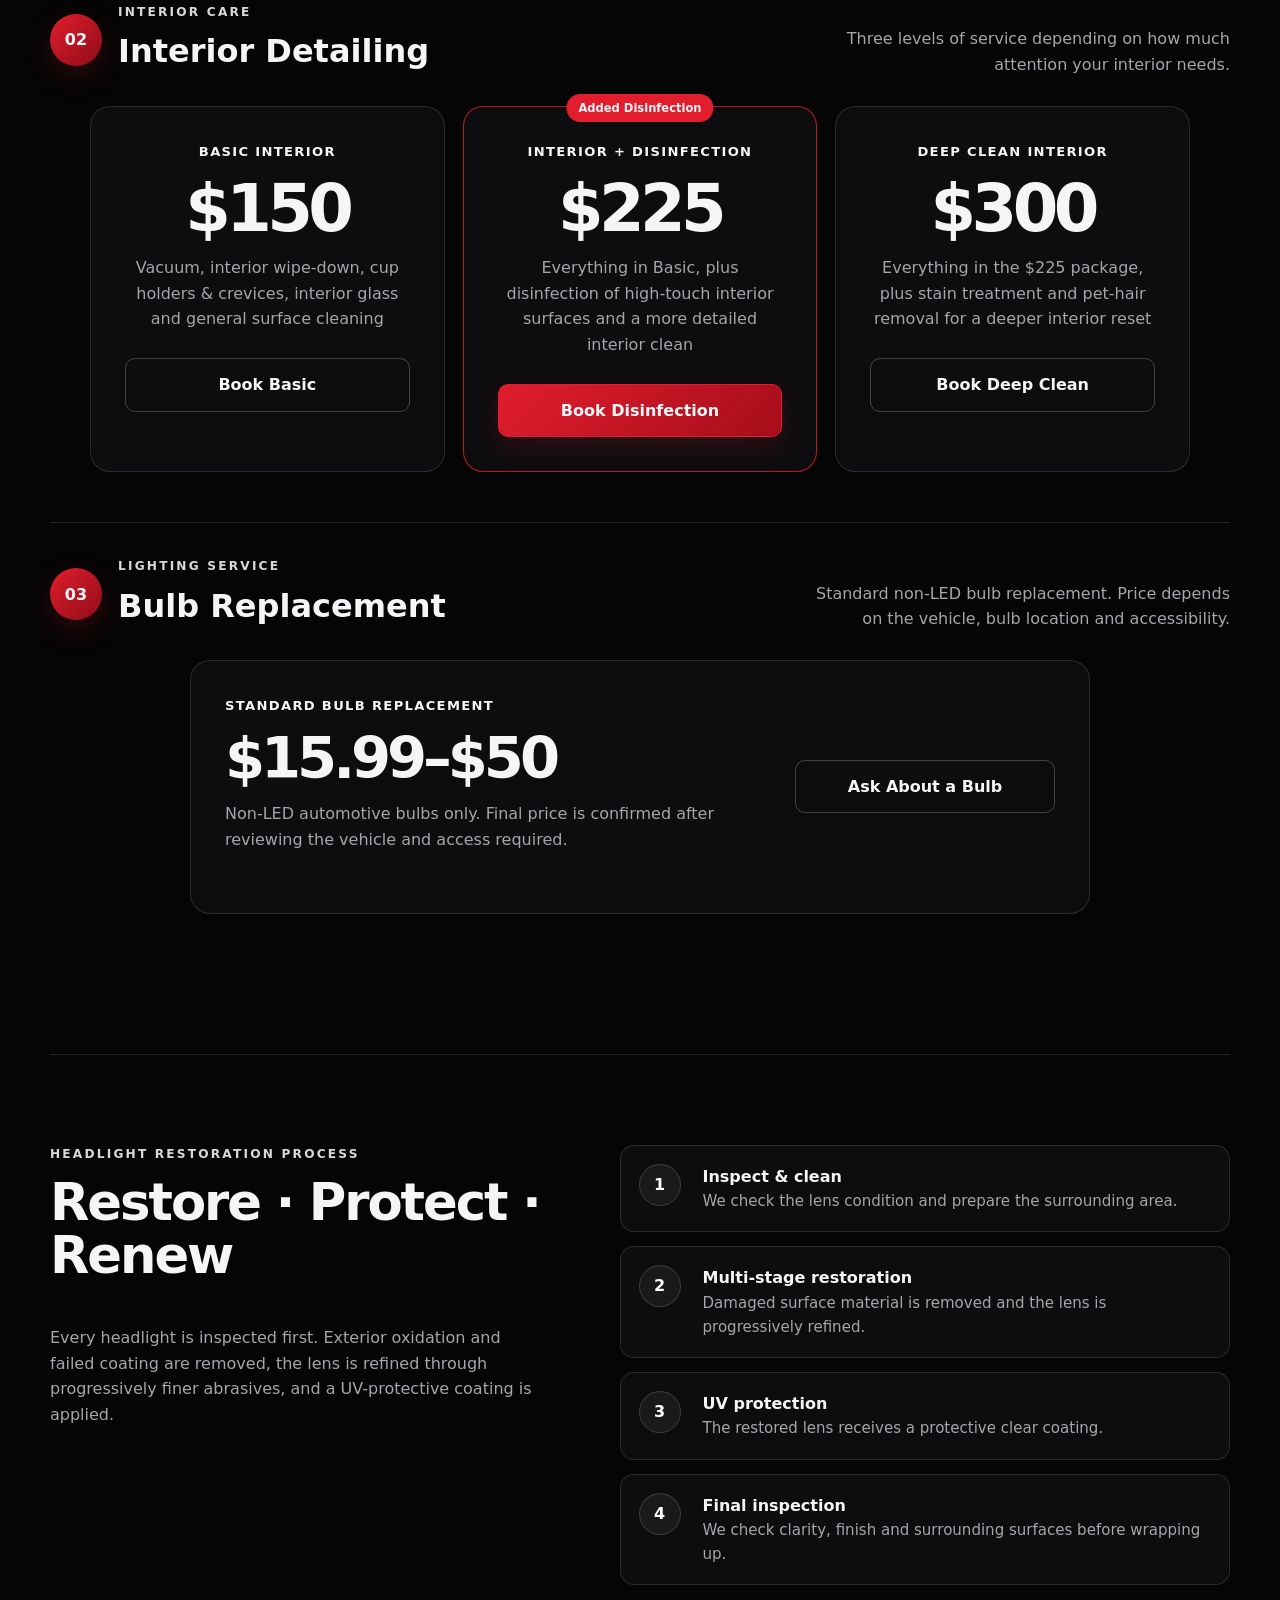
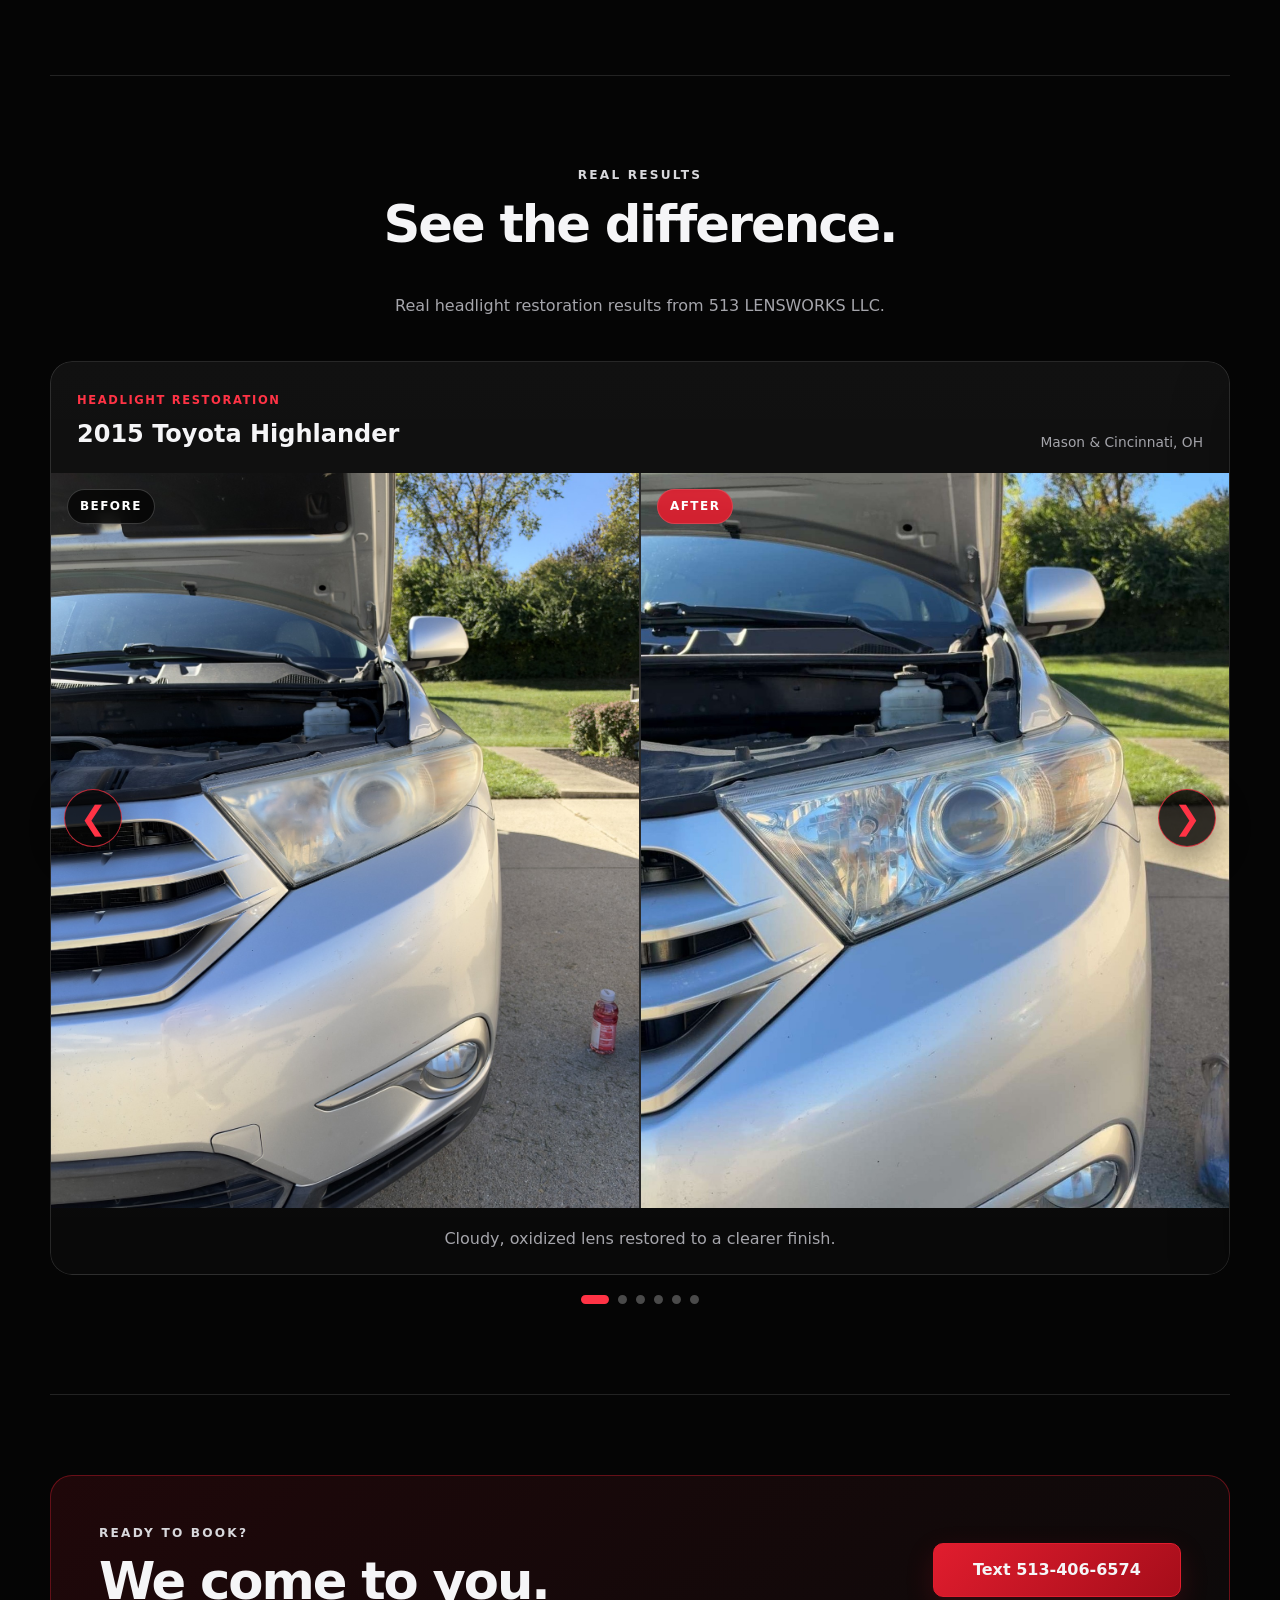
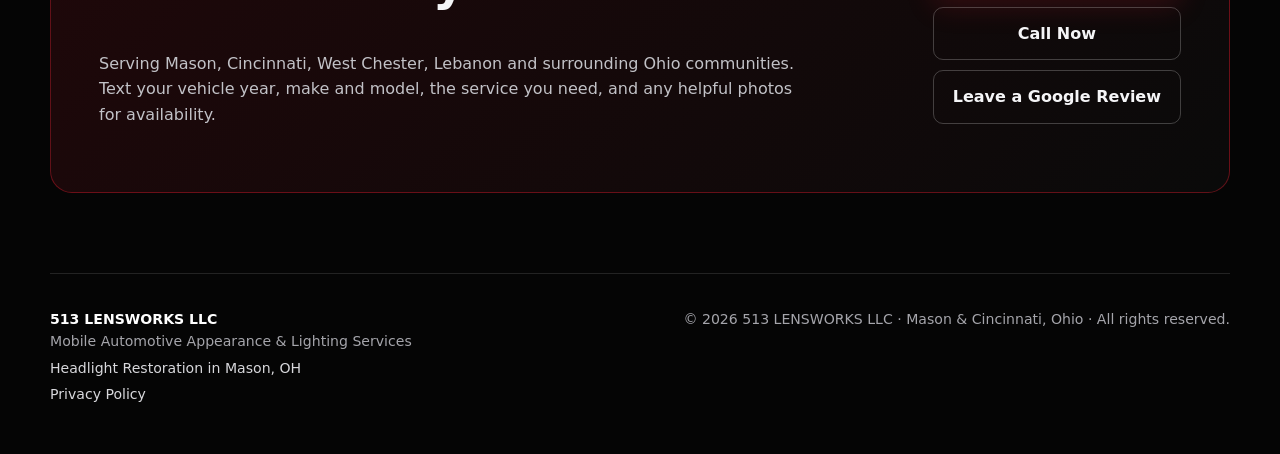
<file: headlight-restoration-mason-oh.html>
<!doctype html>
<html lang="en">
<head>
  <meta charset="utf-8" />
  <meta name="viewport" content="width=device-width, initial-scale=1" />
  <!-- OpenAI Ads Measurement Pixel -->
  <script>
    !function(w,d,s,u){if(w.oaiq)return;var q=function(){q.q.push(arguments)};q.q=[];w.oaiq=q;var j=d.createElement(s);j.async=true;j.src=u;var f=d.getElementsByTagName(s)[0];f.parentNode.insertBefore(j,f)}(window,document,"script","https://bzrcdn.openai.com/sdk/oaiq.min.js");
    oaiq("init",{pixelId:"7p5jpv2P6VPayss4nSocvy",debug:true});
    document.addEventListener("click",function(event){
      var link=event.target.closest('a[href^="tel:"],a[href^="sms:"]');
      if(!link)return;
      oaiq(
        "measure",
        "lead_created",
        { type: "customer_action" }
      );
    });
  </script>
  <!-- Google tag (gtag.js) -->
  <script async src="https://www.googletagmanager.com/gtag/js?id=AW-18390395906"></script>
  <script>
    window.dataLayer = window.dataLayer || [];
    function gtag(){dataLayer.push(arguments);}
    gtag('js', new Date());
    gtag('config', 'AW-18390395906');
    gtag('config', 'G-L3BZ3PMGYY');
  </script>
  <title>Mobile Automotive Services in Mason, OH | 513 LENSWORKS LLC</title>
  <meta name="description" content="513 LENSWORKS LLC provides mobile headlight restoration, interior detailing and non-LED bulb replacement in Mason, Ohio. Call or text 513-406-6574." />
  <meta name="theme-color" content="#050505" />
  <meta property="og:title" content="513 LENSWORKS LLC | Mobile Automotive Services in Mason, OH" />
  <meta property="og:description" content="Mobile headlight restoration, interior detailing and non-LED bulb replacement in Mason, Ohio." />
  <meta property="og:type" content="website" />
  <link rel="canonical" href="https://513lensworks.com/headlight-restoration-mason-oh.html" />
  <script type="application/ld+json">
  {
    "@context": "https://schema.org",
    "@type": "AutoRepair",
    "name": "513 LENSWORKS LLC",
    "url": "https://513lensworks.com/",
    "telephone": "+1-513-406-6574",
    "description": "Mobile headlight restoration, interior detailing and non-LED bulb replacement in Mason, Cincinnati and surrounding Ohio communities.",
    "areaServed": [
      "Mason, OH",
      "Cincinnati, OH",
      "West Chester Township, OH",
      "Lebanon, OH",
      "Loveland, OH",
      "Maineville, OH",
      "Sharonville, OH",
      "Blue Ash, OH",
      "Montgomery, OH",
      "Springdale, OH",
      "Symmes Township, OH",
      "Deerfield Township, OH",
      "Liberty Township, OH",
      "Fairfield, OH",
      "Milford, OH"
    ],
    "serviceType": [
      "Headlight restoration",
      "Interior detailing",
      "Non-LED automotive bulb replacement"
    ],
    "priceRange": "$$"
  }
  </script>
  <link rel="icon" href="513-lensworks-logo.png" />
  <link rel="stylesheet" href="styles.css" />
</head>
<body>
  <header class="site-header">
    <a class="brand" href="#top" aria-label="513 LENSWORKS LLC home">
      <span class="brand-513">513</span>
      <span class="brand-name">LENS<span>WORKS</span> LLC</span>
    </a>
    <nav aria-label="Main navigation">
      <a href="#services">Services</a>
      <a href="#pricing">Pricing</a>
      <a href="#process">Process</a>
      <a href="#results">Results</a>
      <a href="#contact">Contact</a>
    </nav>
    <button type="button" class="language-toggle" data-lang-toggle aria-label="Cambiar a español" title="Cambiar a español">ES</button>
    <a class="button button-small" href="sms:+15134066574?body=Hi%2C%20I%27m%20interested%20in%20one%20of%20your%20mobile%20automotive%20services.%20Are%20you%20available%3F">Text to Book</a>
  </header>

  <main id="top">
    <section class="hero">
      <div class="hero-copy">
        <p class="eyebrow">Mason & Cincinnati, Ohio · Mobile Service</p>
        <h1>Mobile headlight restoration & interior detailing in <span>Mason & Cincinnati, Ohio.</span></h1>
        <p class="hero-text">Headlight restoration remains our specialty, now joined by interior detailing and convenient non-LED bulb replacement — all with mobile service that comes to you.</p>
        <div class="hero-actions">
          <a class="button" href="sms:+15134066574?body=Hi%2C%20I%27m%20interested%20in%20one%20of%20your%20mobile%20automotive%20services.%20Are%20you%20available%3F">Text to Book</a>
          <a class="button button-ghost" href="tel:+15134066574">Call 513-406-6574</a>
          <a class="button button-ghost" href="https://g.page/r/Cdz7ly-ugAX1EAI/review" target="_blank" rel="noopener noreferrer">Leave a Google Review</a>
        </div>
        <div class="quick-pricing">
          <div><strong>$70</strong><span>One headlight</span></div>
          <div><strong>$115</strong><span>Both headlights</span></div>
        </div>
      </div>
      <div class="hero-logo-wrap">
        <img src="513-lensworks-logo.png" alt="513 LENSWORKS LLC logo" class="hero-logo" />
      </div>
    </section>

    <section id="services" class="section">
      <div class="section-heading">
        <p class="eyebrow">What we do</p>
        <h2>Mobile automotive appearance & lighting services.</h2>
        <p>We come to you in Mason, Cincinnati and surrounding areas for headlight restoration, interior detailing and standard automotive bulb replacement. Click a service to see more.</p>
        <p class="local-page-link"><a href="headlight-restoration-mason-oh.html">Headlight restoration in Mason, Ohio <span aria-hidden="true">→</span></a></p>
      </div>
      <div class="cards service-cards">
        <button type="button" class="card service-card service-card-headlight active" data-service="headlight" aria-pressed="true">
          <div class="service-card-top"><div class="icon">01</div><span class="service-symbol">✦</span></div>
          <h3>Headlight Restoration</h3>
          <p>Restore clarity to cloudy, yellowed and oxidized lenses with UV protection.</p>
          <span class="service-link">View details <b>→</b></span>
        </button>
        <button type="button" class="card service-card service-card-interior" data-service="interior" aria-pressed="false">
          <div class="service-card-top"><div class="icon">02</div><span class="service-symbol">◆</span></div>
          <h3>Interior Detailing</h3>
          <p>Three levels of interior care, from a complete refresh to a deeper clean.</p>
          <span class="service-link">View details <b>→</b></span>
        </button>
        <button type="button" class="card service-card service-card-bulb" data-service="bulb" aria-pressed="false">
          <div class="service-card-top"><div class="icon">03</div><span class="service-symbol">◉</span></div>
          <h3>Bulb Replacement</h3>
          <p>Convenient replacement of accessible standard automotive bulbs. No LEDs.</p>
          <span class="service-link">View details <b>→</b></span>
        </button>
        <button type="button" class="card service-card service-card-mobile" data-service="mobile" aria-pressed="false">
          <div class="service-card-top"><div class="icon">04</div><span class="service-symbol">⌁</span></div>
          <h3>Mobile Service</h3>
          <p>Skip the shop visit. We bring the service to your home or workplace.</p>
          <span class="service-link">View details <b>→</b></span>
        </button>
      </div>

      <div class="service-spotlight" id="service-spotlight" aria-live="polite">
        <div class="spotlight-copy">
          <p class="eyebrow" id="spotlight-kicker">Our specialty</p>
          <h3 id="spotlight-title">Headlight Restoration</h3>
          <p id="spotlight-text">Our multi-stage process removes exterior oxidation, yellowing and failed surface material, then refines the lens and finishes it with UV protection.</p>
          <div class="spotlight-tags" id="spotlight-tags"><span>Multi-stage restoration</span><span>UV protection</span><span>Mobile service</span></div>
        </div>
        <a class="button" id="spotlight-action" href="#pricing-headlights">See Headlight Pricing</a>
      </div>
    </section>

    <section id="pricing" class="section pricing-section">
      <div class="section-heading centered">
        <p class="eyebrow">Service pricing</p>
        <h2>Simple pricing, organized by service.</h2>
        <p>Choose a category below. Final service approval is based on vehicle condition and inspection.</p>
      </div>

      <div class="pricing-category" id="pricing-headlights">
        <div class="pricing-category-heading">
          <div><span class="category-number">01</span><div><p class="eyebrow">Lens care</p><h3>Headlight Restoration</h3></div></div>
          <p>Professional restoration for exterior haze, oxidation and yellowing.</p>
        </div>
        <div class="price-grid price-grid-two">
          <article class="price-card">
            <p>One Headlight</p><div class="price">$70</div><span>Professional restoration + UV protection</span>
            <a class="button button-ghost" href="sms:+15134066574?body=Hi%2C%20I%27m%20interested%20in%20restoring%20one%20headlight.%20Are%20you%20available%3F">Book One</a>
          </article>
          <article class="price-card featured">
            <div class="badge">Best Value · Save $25</div><p>Both Headlights</p><div class="price">$115</div><span>Professional restoration + UV protection</span>
            <a class="button" href="sms:+15134066574?body=Hi%2C%20I%27m%20interested%20in%20getting%20both%20headlights%20restored.%20Are%20you%20available%3F">Book Both</a>
          </article>
        </div>
      </div>

      <div class="pricing-category" id="pricing-interior">
        <div class="pricing-category-heading">
          <div><span class="category-number">02</span><div><p class="eyebrow">Interior care</p><h3>Interior Detailing</h3></div></div>
          <p>Three levels of service depending on how much attention your interior needs.</p>
        </div>
        <div class="price-grid price-grid-three">
          <article class="price-card">
            <p>Basic Interior</p><div class="price">$150</div><span>Vacuum, interior wipe-down, cup holders & crevices, interior glass and general surface cleaning</span>
            <a class="button button-ghost" href="sms:+15134066574?body=Hi%2C%20I%27m%20interested%20in%20the%20%24150%20Basic%20Interior%20Detail.%20Are%20you%20available%3F">Book Basic</a>
          </article>
          <article class="price-card featured">
            <div class="badge">Added Disinfection</div><p>Interior + Disinfection</p><div class="price">$225</div><span>Everything in Basic, plus disinfection of high-touch interior surfaces and a more detailed interior clean</span>
            <a class="button" href="sms:+15134066574?body=Hi%2C%20I%27m%20interested%20in%20the%20%24225%20Interior%20Detail%20with%20Disinfection.%20Are%20you%20available%3F">Book Disinfection</a>
          </article>
          <article class="price-card">
            <p>Deep Clean Interior</p><div class="price">$300</div><span>Everything in the $225 package, plus stain treatment and pet-hair removal for a deeper interior reset</span>
            <a class="button button-ghost" href="sms:+15134066574?body=Hi%2C%20I%27m%20interested%20in%20the%20%24300%20Deep%20Clean%20Interior%20Detail.%20Are%20you%20available%3F">Book Deep Clean</a>
          </article>
        </div>
      </div>

      <div class="pricing-category" id="pricing-bulbs">
        <div class="pricing-category-heading">
          <div><span class="category-number">03</span><div><p class="eyebrow">Lighting service</p><h3>Bulb Replacement</h3></div></div>
          <p>Standard non-LED bulb replacement. Price depends on the vehicle, bulb location and accessibility.</p>
        </div>
        <div class="price-grid price-grid-one">
          <article class="price-card bulb-price-card">
            <div><p>Standard Bulb Replacement</p><div class="price">$15.99–$50</div><span>Non-LED automotive bulbs only. Final price is confirmed after reviewing the vehicle and access required.</span></div>
            <a class="button button-ghost" href="sms:+15134066574?body=Hi%2C%20I%27m%20interested%20in%20a%20non-LED%20bulb%20replacement.%20My%20vehicle%20is%3A%20">Ask About a Bulb</a>
          </article>
        </div>
      </div>
    </section>

    <section id="process" class="section split-section">
      <div>
        <p class="eyebrow">Headlight restoration process</p>
        <h2>Restore · Protect · Renew</h2>
        <p class="muted">Every headlight is inspected first. Exterior oxidation and failed coating are removed, the lens is refined through progressively finer abrasives, and a UV-protective coating is applied.</p>
      </div>
      <ol class="process-list">
        <li><span>1</span><div><strong>Inspect & clean</strong><p>We check the lens condition and prepare the surrounding area.</p></div></li>
        <li><span>2</span><div><strong>Multi-stage restoration</strong><p>Damaged surface material is removed and the lens is progressively refined.</p></div></li>
        <li><span>3</span><div><strong>UV protection</strong><p>The restored lens receives a protective clear coating.</p></div></li>
        <li><span>4</span><div><strong>Final inspection</strong><p>We check clarity, finish and surrounding surfaces before wrapping up.</p></div></li>
      </ol>
    </section>

    <section id="results" class="section results-section">
      <div class="section-heading centered">
        <p class="eyebrow">Real Results</p>
        <h2>See the difference.</h2>
        <p>Real headlight restoration results from 513 LENSWORKS LLC.</p>
      </div>

      <div class="results-carousel-wrap">
        <button class="carousel-arrow carousel-prev" type="button" aria-label="Previous restoration">&#10094;</button>

        <div class="results-carousel" id="results-carousel">
          <article class="result-card result-slide">
            <div class="result-title"><div><span class="result-kicker">Headlight Restoration</span><h3>2015 Toyota Highlander</h3></div><span class="result-location">Mason &amp; Cincinnati, OH</span></div>
            <div class="before-after-grid">
              <figure class="result-photo"><div class="photo-wrap"><img src="2015_Toyota_Highlander_Before.jpg" alt="Before restoration - hazy and oxidized 2015 Toyota Highlander headlight" loading="lazy" /><span class="photo-label before-label">Before</span></div></figure>
              <figure class="result-photo"><div class="photo-wrap"><img src="2015_Toyota_Highlander_After.jpg" alt="After restoration - clearer 2015 Toyota Highlander headlight restored by 513 LENSWORKS LLC" loading="lazy" /><span class="photo-label after-label">After</span></div></figure>
            </div>
            <p class="result-caption">Cloudy, oxidized lens restored to a clearer finish.</p>
          </article>

          <article class="result-card result-slide">
            <div class="result-title">
              <div><span class="result-kicker">Headlight Restoration</span><h3>2005 Toyota Land Cruiser</h3></div>
              <span class="result-location">Cincinnati, OH</span>
            </div>
            <div class="before-after-grid">
              <figure class="result-photo"><div class="photo-wrap"><img src="2005-landcruiser-before.jpeg" alt="Before restoration - cloudy and oxidized 2005 Toyota Land Cruiser headlight" loading="lazy" /><span class="photo-label before-label">Before</span></div></figure>
              <figure class="result-photo"><div class="photo-wrap"><img src="2005-landcruiser-after.jpeg" alt="After restoration - clear 2005 Toyota Land Cruiser headlight restored by 513 LENSWORKS LLC" loading="lazy" /><span class="photo-label after-label">After</span></div></figure>
            </div>
            <p class="result-caption">Oxidation removed, clarity restored, and finished with UV protection.</p>
          </article>

          <article class="result-card result-slide">
            <div class="result-title"><div><span class="result-kicker">Headlight Restoration</span><h3>Lexus</h3></div><span class="result-location">Cincinnati, OH</span></div>
            <div class="before-after-grid">
              <figure class="result-photo"><div class="photo-wrap"><img src="Lexus_Before.JPG" alt="Before Lexus headlight restoration" loading="lazy" /><span class="photo-label before-label">Before</span></div></figure>
              <figure class="result-photo"><div class="photo-wrap"><img src="Lexus_After.JPG" alt="After Lexus headlight restoration" loading="lazy" /><span class="photo-label after-label">After</span></div></figure>
            </div>
            <p class="result-caption">Cloudiness reduced and clarity restored with UV protection.</p>
          </article>

          <article class="result-card result-slide">
            <div class="result-title"><div><span class="result-kicker">Headlight Restoration</span><h3>Ford</h3></div><span class="result-location">Cincinnati, OH</span></div>
            <div class="before-after-grid">
              <figure class="result-photo"><div class="photo-wrap"><img src="Ford_Before.JPG" alt="Before Ford headlight restoration" loading="lazy" /><span class="photo-label before-label">Before</span></div></figure>
              <figure class="result-photo"><div class="photo-wrap"><img src="Ford_After.JPG" alt="After Ford headlight restoration" loading="lazy" /><span class="photo-label after-label">After</span></div></figure>
            </div>
            <p class="result-caption">Heavy haze removed for a cleaner, clearer appearance.</p>
          </article>

          <article class="result-card result-slide">
            <div class="result-title"><div><span class="result-kicker">Headlight Restoration</span><h3>2009 Audi TT</h3></div><span class="result-location">Cincinnati, OH</span></div>
            <div class="before-after-grid">
              <figure class="result-photo"><div class="photo-wrap"><img src="Audi_TT_Before.jpeg" alt="Before restoration - cloudy and oxidized 2009 Audi TT headlight" loading="lazy" /><span class="photo-label before-label">Before</span></div></figure>
              <figure class="result-photo"><div class="photo-wrap"><img src="Audi_TT_After.jpeg" alt="After restoration - clearer 2009 Audi TT headlight restored by 513 LENSWORKS LLC" loading="lazy" /><span class="photo-label after-label">After</span></div></figure>
            </div>
            <p class="result-caption">Failed coating and oxidation removed, then finished with UV protection.</p>
          </article>

          <article class="result-card result-slide">
            <div class="result-title"><div><span class="result-kicker">Headlight Restoration</span><h3>Toyota Camry</h3></div><span class="result-location">Cincinnati, OH</span></div>
            <div class="before-after-grid">
              <figure class="result-photo"><div class="photo-wrap"><img src="Toyota_Camry_Before.JPG" alt="Before Toyota Camry headlight restoration" loading="lazy" /><span class="photo-label before-label">Before</span></div></figure>
              <figure class="result-photo"><div class="photo-wrap"><img src="Toyota_Camry_After.JPG" alt="After Toyota Camry headlight restoration" loading="lazy" /><span class="photo-label after-label">After</span></div></figure>
            </div>
            <p class="result-caption">Heavy oxidation removed, clarity restored, and finished with UV protection.</p>
          </article>
        </div>

        <button class="carousel-arrow carousel-next" type="button" aria-label="Next restoration">&#10095;</button>
      </div>

      <div class="carousel-dots" aria-label="Restoration slide navigation">
        <button class="carousel-dot active" type="button" aria-label="Show 2015 Toyota Highlander restoration"></button>
        <button class="carousel-dot" type="button" aria-label="Show Land Cruiser restoration"></button>
        <button class="carousel-dot" type="button" aria-label="Show Lexus restoration"></button>
        <button class="carousel-dot" type="button" aria-label="Show Ford restoration"></button>
        <button class="carousel-dot" type="button" aria-label="Show Audi TT restoration"></button>
        <button class="carousel-dot" type="button" aria-label="Show Toyota Camry restoration"></button>
      </div>
    </section>

    <section id="contact" class="contact-section">
      <div>
        <p class="eyebrow">Ready to book?</p>
        <h2>We come to you.</h2>
        <p>Serving Mason, Cincinnati, West Chester, Lebanon and surrounding Ohio communities. Text your vehicle year, make and model, the service you need, and any helpful photos for availability.</p>
      </div>
      <div class="contact-actions">
        <a class="button" href="sms:+15134066574?body=Hi%2C%20I%27m%20interested%20in%20one%20of%20your%20mobile%20automotive%20services.%20My%20vehicle%20is%3A%20">Text 513-406-6574</a>
        <a class="button button-ghost" href="tel:+15134066574">Call Now</a>
        <a class="button button-ghost" href="https://g.page/r/Cdz7ly-ugAX1EAI/review" target="_blank" rel="noopener noreferrer">Leave a Google Review</a>
      </div>
    </section>
  </main>

  <footer>
    <div><strong>513 LENSWORKS LLC</strong><span>Mobile Automotive Appearance & Lighting Services</span><a href="headlight-restoration-mason-oh.html">Headlight Restoration in Mason, OH</a><a href="privacy-policy.html">Privacy Policy</a></div>
    <p>© <span id="year"></span> 513 LENSWORKS LLC · Mason & Cincinnati, Ohio · All rights reserved.</p>
  </footer>

  <script>
    document.getElementById("year").textContent = new Date().getFullYear();

    const serviceDetails = {
      headlight: {
        kicker: "Our specialty",
        title: "Headlight Restoration",
        text: "Our multi-stage process removes exterior oxidation, yellowing and failed surface material, then refines the lens and finishes it with UV protection.",
        tags: ["Multi-stage restoration", "UV protection", "Mobile service"],
        action: "See Headlight Pricing",
        href: "#pricing-headlights"
      },
      interior: {
        kicker: "Three package levels",
        title: "Interior Detailing",
        text: "Choose the level that fits your vehicle, from a solid interior refresh to disinfection or a deeper clean with stain treatment and pet-hair removal.",
        tags: ["Starting at $150", "Disinfection available", "Deep clean option"],
        action: "See Interior Packages",
        href: "#pricing-interior"
      },
      bulb: {
        kicker: "Convenient lighting service",
        title: "Bulb Replacement",
        text: "We replace accessible standard automotive bulbs and confirm the price after reviewing the vehicle and access required. LED replacements are not offered.",
        tags: ["$15.99–$50", "Standard bulbs", "No LED replacements"],
        action: "See Bulb Pricing",
        href: "#pricing-bulbs"
      },
      mobile: {
        kicker: "We come to you",
        title: "Mobile Service",
        text: "Headlight restoration, interior detailing and eligible bulb replacement can be performed at your home or workplace when location and conditions allow.",
        tags: ["Mason", "Cincinnati", "Surrounding areas"],
        action: "Text to Book",
        href: "sms:+15134066574?body=Hi%2C%20I%27m%20interested%20in%20one%20of%20your%20mobile%20automotive%20services.%20Are%20you%20available%3F"
      }
    };

    const serviceCards = Array.from(document.querySelectorAll(".service-card"));
    const spotlightKicker = document.getElementById("spotlight-kicker");
    const spotlightTitle = document.getElementById("spotlight-title");
    const spotlightText = document.getElementById("spotlight-text");
    const spotlightTags = document.getElementById("spotlight-tags");
    const spotlightAction = document.getElementById("spotlight-action");

    serviceCards.forEach(card => {
      card.addEventListener("click", () => {
        const detail = serviceDetails[card.dataset.service];
        serviceCards.forEach(item => {
          item.classList.toggle("active", item === card);
          item.setAttribute("aria-pressed", item === card ? "true" : "false");
        });
        spotlightKicker.textContent = detail.kicker;
        spotlightTitle.textContent = detail.title;
        spotlightText.textContent = detail.text;
        spotlightTags.innerHTML = detail.tags.map(tag => `<span>${tag}</span>`).join("");
        spotlightAction.textContent = detail.action;
        spotlightAction.href = detail.href;
        document.getElementById("service-spotlight").classList.remove("spotlight-pop");
        requestAnimationFrame(() => document.getElementById("service-spotlight").classList.add("spotlight-pop"));
      });
    });

    const carousel = document.getElementById("results-carousel");
    const slides = Array.from(carousel.querySelectorAll(".result-slide"));
    const prevButton = document.querySelector(".carousel-prev");
    const nextButton = document.querySelector(".carousel-next");
    const dots = Array.from(document.querySelectorAll(".carousel-dot"));
    let currentSlide = 0;

    const showSlide = index => {
      currentSlide = (index + slides.length) % slides.length;
      slides[currentSlide].scrollIntoView({ behavior: "smooth", block: "nearest", inline: "start" });
      dots.forEach((dot, i) => dot.classList.toggle("active", i === currentSlide));
    };

    prevButton.addEventListener("click", () => showSlide(currentSlide - 1));
    nextButton.addEventListener("click", () => showSlide(currentSlide + 1));
    dots.forEach((dot, index) => dot.addEventListener("click", () => showSlide(index)));

    carousel.addEventListener("scroll", () => {
      const slideWidth = carousel.clientWidth;
      if (!slideWidth) return;
      const index = Math.round(carousel.scrollLeft / slideWidth);
      if (index !== currentSlide && index >= 0 && index < slides.length) {
        currentSlide = index;
        dots.forEach((dot, i) => dot.classList.toggle("active", i === currentSlide));
      }
    }, { passive: true });
  </script>
  <script src="language.js" defer></script>
</body>
</html>
</file>
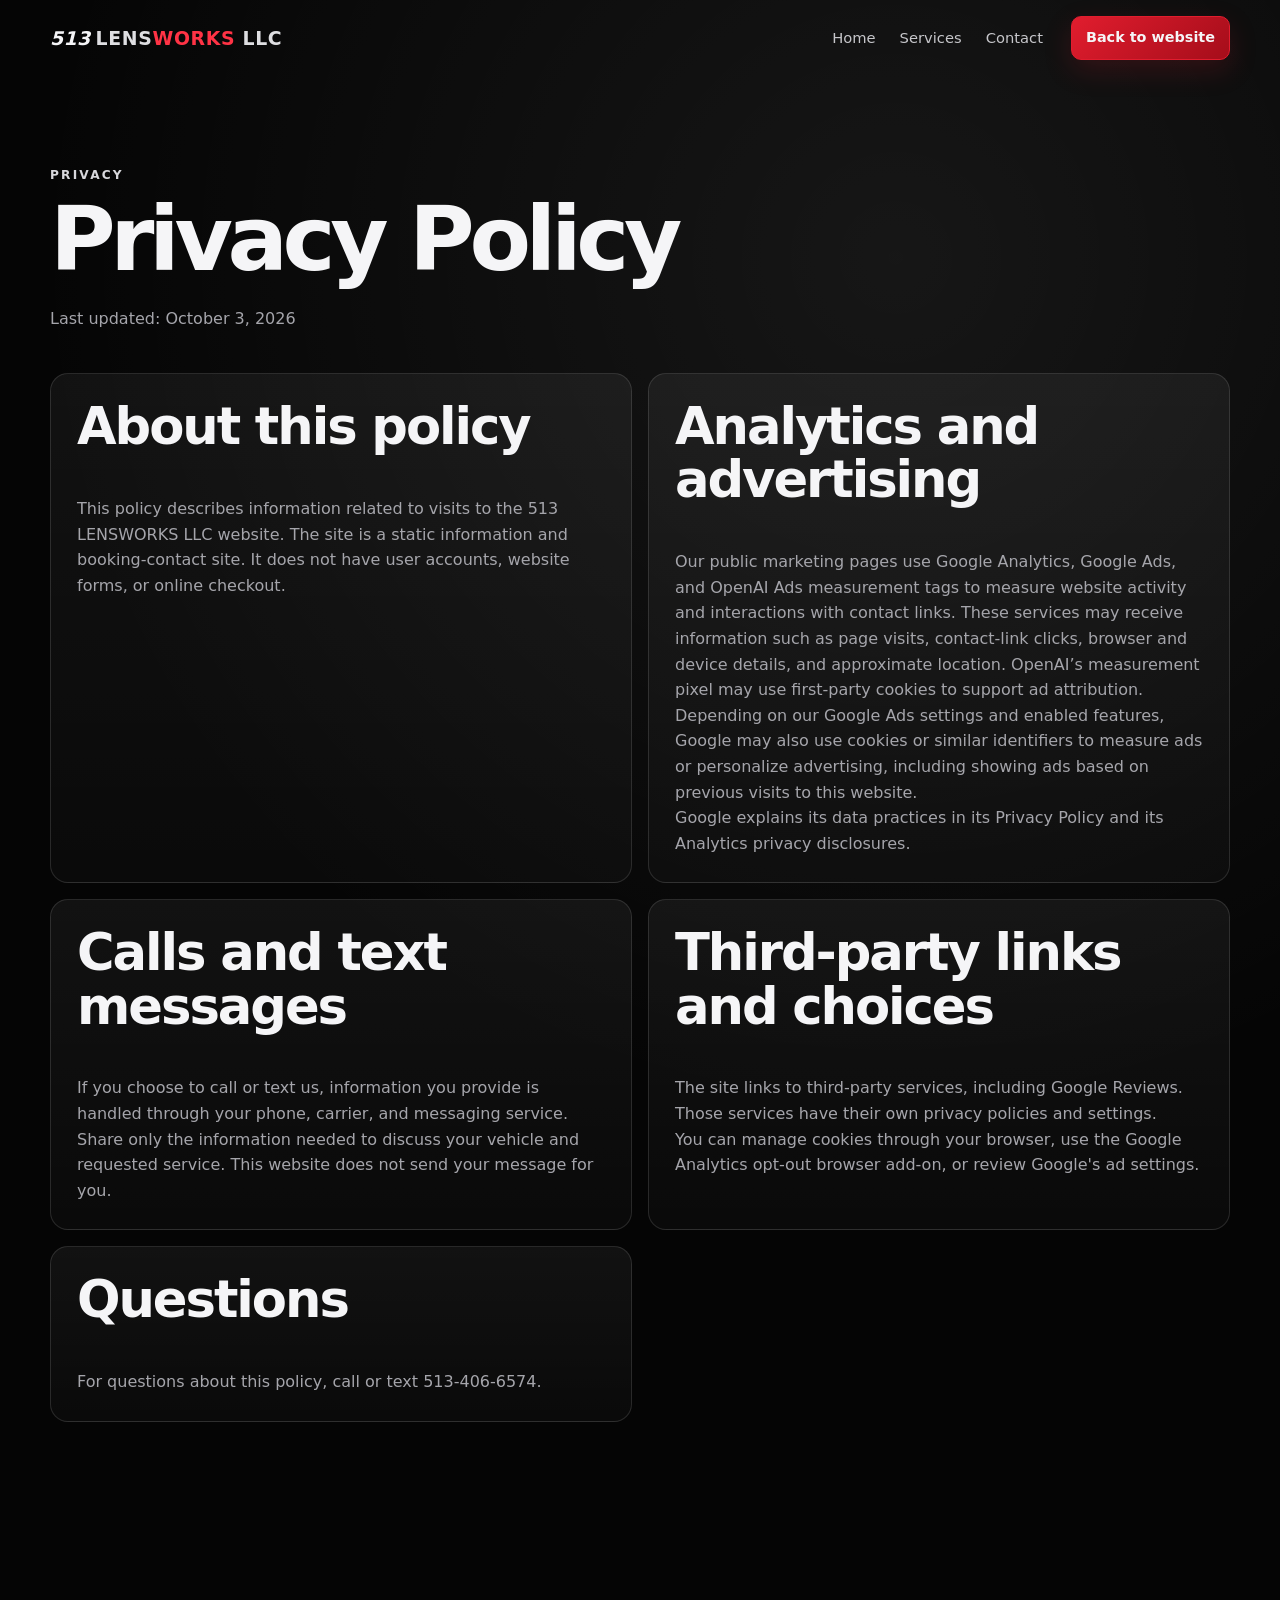
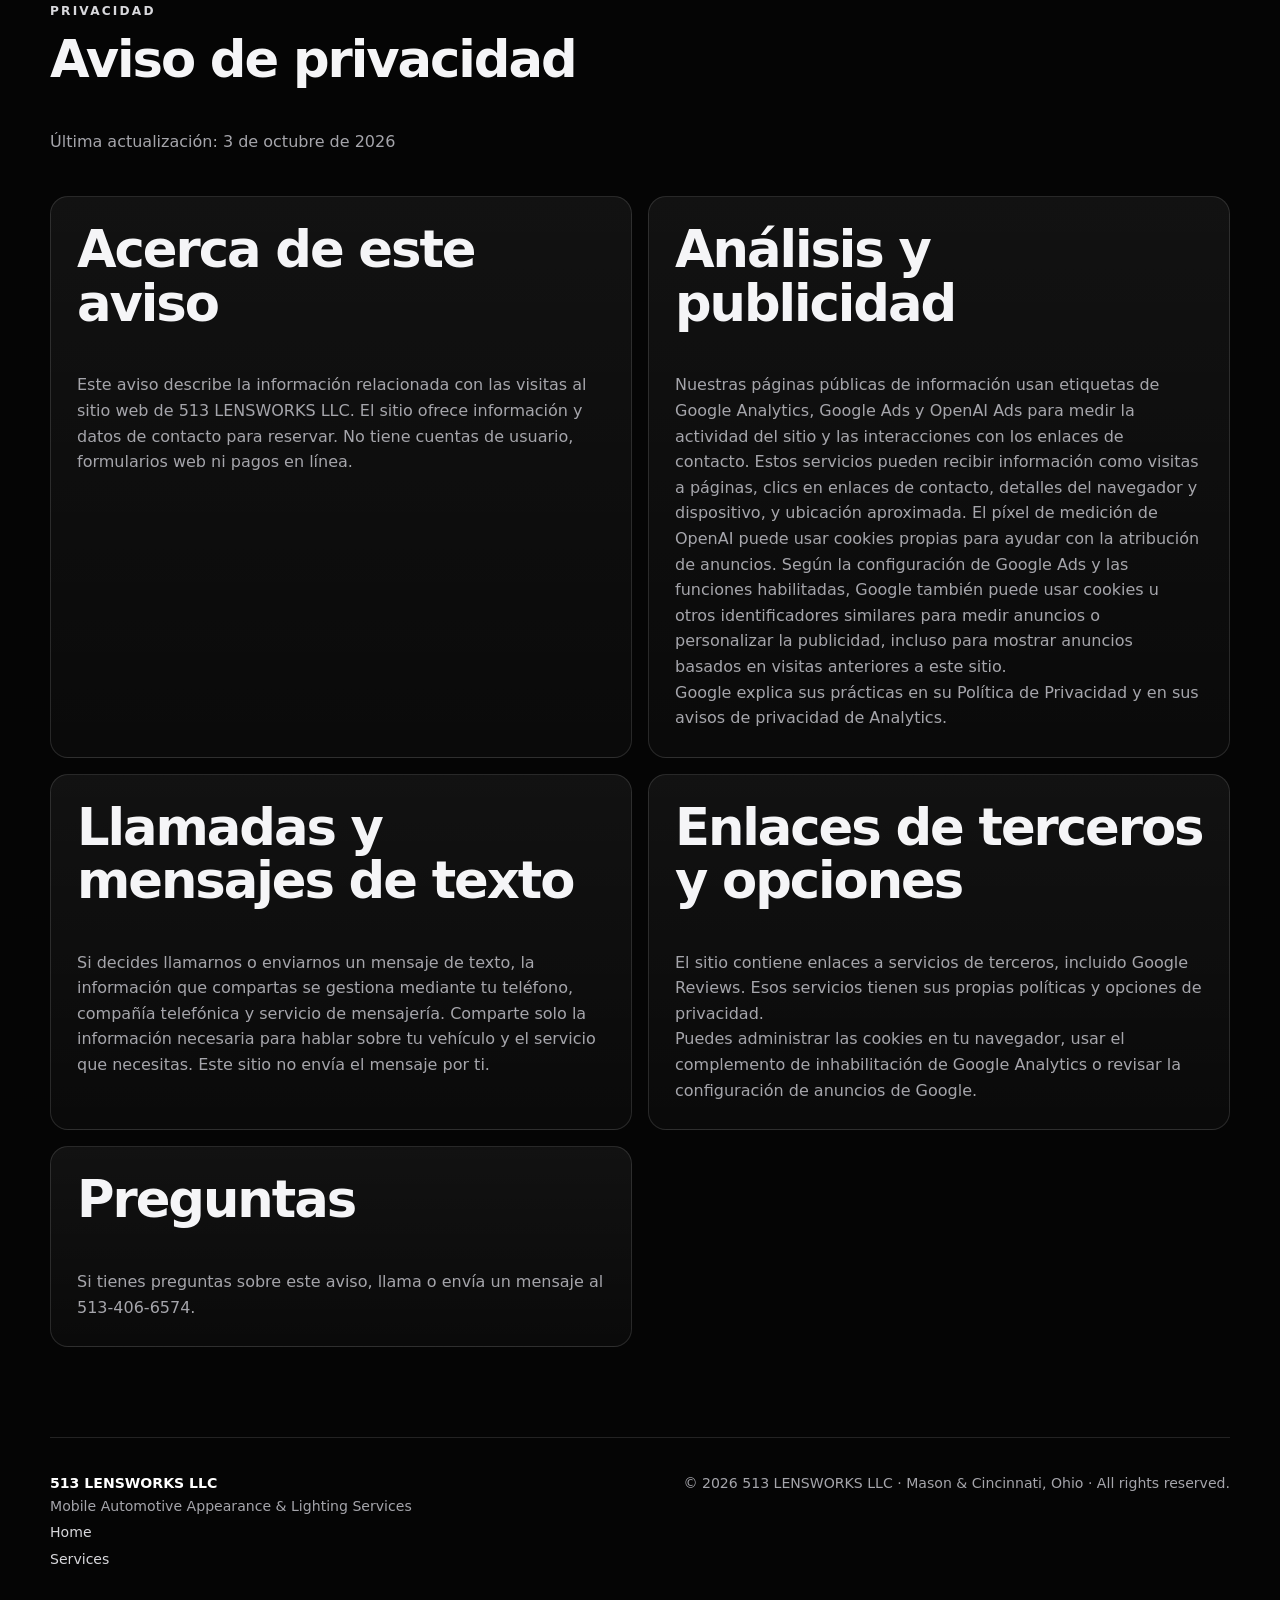
<file: privacy-policy.html>
<!doctype html>
<html lang="en">
<head>
  <meta charset="utf-8" />
  <meta name="viewport" content="width=device-width, initial-scale=1" />
  <!-- OpenAI Ads Measurement Pixel -->
  <script>
    !function(w,d,s,u){if(w.oaiq)return;var q=function(){q.q.push(arguments)};q.q=[];w.oaiq=q;var j=d.createElement(s);j.async=true;j.src=u;var f=d.getElementsByTagName(s)[0];f.parentNode.insertBefore(j,f)}(window,document,"script","https://bzrcdn.openai.com/sdk/oaiq.min.js");
    oaiq("init",{pixelId:"7p5jpv2P6VPayss4nSocvy",debug:true});
    document.addEventListener("click",function(event){
      var link=event.target.closest('a[href^="tel:"],a[href^="sms:"]');
      if(!link)return;
      oaiq(
        "measure",
        "lead_created",
        { type: "customer_action" }
      );
    });
  </script>
  <title>Privacy Policy | 513 LENSWORKS LLC</title>
  <meta name="description" content="Learn how 513 LENSWORKS LLC's website uses Google Analytics, Google Ads, and OpenAI Ads measurement, and how to manage your privacy choices." />
  <meta name="theme-color" content="#050505" />
  <link rel="canonical" href="https://513lensworks.com/privacy-policy.html" />
  <link rel="icon" href="513-lensworks-logo.png" />
  <link rel="stylesheet" href="styles.css" />
</head>
<body>
  <header class="site-header">
    <a class="brand" href="index.html" aria-label="513 LENSWORKS LLC home">
      <span class="brand-513">513</span><span class="brand-name">LENS<span>WORKS</span> LLC</span>
    </a>
    <nav aria-label="Main navigation"><a href="index.html">Home</a><a href="index.html#services">Services</a><a href="index.html#contact">Contact</a></nav>
    <a class="button button-small" href="index.html">Back to website</a>
  </header>
  <main id="top">
    <section class="section">
      <div class="section-heading">
        <p class="eyebrow">Privacy</p>
        <h1>Privacy Policy</h1>
        <p>Last updated: October 3, 2026</p>
      </div>
      <div class="faq-grid">
        <article class="card">
          <h2>About this policy</h2>
          <p>This policy describes information related to visits to the 513 LENSWORKS LLC website. The site is a static information and booking-contact site. It does not have user accounts, website forms, or online checkout.</p>
        </article>
        <article class="card">
          <h2>Analytics and advertising</h2>
          <p>Our public marketing pages use Google Analytics, Google Ads, and OpenAI Ads measurement tags to measure website activity and interactions with contact links. These services may receive information such as page visits, contact-link clicks, browser and device details, and approximate location. OpenAI’s measurement pixel may use first-party cookies to support ad attribution. Depending on our Google Ads settings and enabled features, Google may also use cookies or similar identifiers to measure ads or personalize advertising, including showing ads based on previous visits to this website.</p>
          <p>Google explains its data practices in its <a href="https://policies.google.com/privacy" target="_blank" rel="noopener noreferrer">Privacy Policy</a> and its <a href="https://support.google.com/analytics/answer/7318509?hl=en" target="_blank" rel="noopener noreferrer">Analytics privacy disclosures</a>.</p>
        </article>
        <article class="card">
          <h2>Calls and text messages</h2>
          <p>If you choose to call or text us, information you provide is handled through your phone, carrier, and messaging service. Share only the information needed to discuss your vehicle and requested service. This website does not send your message for you.</p>
        </article>
        <article class="card">
          <h2>Third-party links and choices</h2>
          <p>The site links to third-party services, including Google Reviews. Those services have their own privacy policies and settings.</p>
          <p>You can manage cookies through your browser, use the <a href="https://tools.google.com/dlpage/gaoptout" target="_blank" rel="noopener noreferrer">Google Analytics opt-out browser add-on</a>, or review Google's <a href="https://adssettings.google.com/" target="_blank" rel="noopener noreferrer">ad settings</a>.</p>
        </article>
        <article class="card">
          <h2>Questions</h2>
          <p>For questions about this policy, call or text 513-406-6574.</p>
        </article>
      </div>
    </section>
    <section class="section">
      <div class="section-heading">
        <p class="eyebrow">Privacidad</p>
        <h2>Aviso de privacidad</h2>
        <p>Última actualización: 3 de octubre de 2026</p>
      </div>
      <div class="faq-grid">
        <article class="card">
          <h2>Acerca de este aviso</h2>
          <p>Este aviso describe la información relacionada con las visitas al sitio web de 513 LENSWORKS LLC. El sitio ofrece información y datos de contacto para reservar. No tiene cuentas de usuario, formularios web ni pagos en línea.</p>
        </article>
        <article class="card">
          <h2>Análisis y publicidad</h2>
          <p>Nuestras páginas públicas de información usan etiquetas de Google Analytics, Google Ads y OpenAI Ads para medir la actividad del sitio y las interacciones con los enlaces de contacto. Estos servicios pueden recibir información como visitas a páginas, clics en enlaces de contacto, detalles del navegador y dispositivo, y ubicación aproximada. El píxel de medición de OpenAI puede usar cookies propias para ayudar con la atribución de anuncios. Según la configuración de Google Ads y las funciones habilitadas, Google también puede usar cookies u otros identificadores similares para medir anuncios o personalizar la publicidad, incluso para mostrar anuncios basados en visitas anteriores a este sitio.</p>
          <p>Google explica sus prácticas en su <a href="https://policies.google.com/privacy" target="_blank" rel="noopener noreferrer">Política de Privacidad</a> y en sus <a href="https://support.google.com/analytics/answer/7318509?hl=es" target="_blank" rel="noopener noreferrer">avisos de privacidad de Analytics</a>.</p>
        </article>
        <article class="card">
          <h2>Llamadas y mensajes de texto</h2>
          <p>Si decides llamarnos o enviarnos un mensaje de texto, la información que compartas se gestiona mediante tu teléfono, compañía telefónica y servicio de mensajería. Comparte solo la información necesaria para hablar sobre tu vehículo y el servicio que necesitas. Este sitio no envía el mensaje por ti.</p>
        </article>
        <article class="card">
          <h2>Enlaces de terceros y opciones</h2>
          <p>El sitio contiene enlaces a servicios de terceros, incluido Google Reviews. Esos servicios tienen sus propias políticas y opciones de privacidad.</p>
          <p>Puedes administrar las cookies en tu navegador, usar el <a href="https://tools.google.com/dlpage/gaoptout" target="_blank" rel="noopener noreferrer">complemento de inhabilitación de Google Analytics</a> o revisar la <a href="https://adssettings.google.com/" target="_blank" rel="noopener noreferrer">configuración de anuncios de Google</a>.</p>
        </article>
        <article class="card">
          <h2>Preguntas</h2>
          <p>Si tienes preguntas sobre este aviso, llama o envía un mensaje al 513-406-6574.</p>
        </article>
      </div>
    </section>
  </main>
  <footer>
    <div><strong>513 LENSWORKS LLC</strong><span>Mobile Automotive Appearance & Lighting Services</span><a href="index.html">Home</a><a href="index.html#services">Services</a></div>
    <p>© <span id="year"></span> 513 LENSWORKS LLC · Mason & Cincinnati, Ohio · All rights reserved.</p>
  </footer>
  <script>document.getElementById("year").textContent = new Date().getFullYear();</script>
</body>
</html>
</file>
<file: styles.css>
:root{--bg:#050505;--panel:#0d0d0f;--text:#f5f5f7;--muted:#a5a5ab;--line:rgba(255,255,255,.12);--silver:#d9d9dd;--red:#e11d2e;--red2:#ff3345;--max:1180px}*{box-sizing:border-box}html{scroll-behavior:smooth}body{margin:0;background:radial-gradient(circle at 70% 8%,rgba(255,255,255,.07),transparent 28%),#050505;color:var(--text);font-family:Inter,ui-sans-serif,system-ui,-apple-system,BlinkMacSystemFont,"Segoe UI",sans-serif;line-height:1.6}a{color:inherit;text-decoration:none}img{max-width:100%;display:block}.site-header{width:min(calc(100% - 32px),var(--max));margin:0 auto;min-height:76px;display:flex;align-items:center;gap:28px;position:relative;z-index:20}.brand{display:flex;flex-direction:column;line-height:.88;margin-right:auto}.brand-513{font-size:1.55rem;font-weight:900;letter-spacing:.04em;font-style:italic}.brand-name{font-size:.72rem;font-weight:800;letter-spacing:.16em;color:#dedee1}.brand-name span{color:var(--red2)}nav{display:flex;gap:24px;color:#c6c6ca;font-size:.92rem}.button{display:inline-flex;justify-content:center;align-items:center;border:1px solid var(--red);background:linear-gradient(135deg,var(--red),#a50d1a);padding:13px 19px;border-radius:10px;font-weight:800;box-shadow:0 10px 28px rgba(225,29,46,.17)}.button-small{padding:9px 14px;font-size:.9rem}.button-ghost{background:transparent;border-color:rgba(255,255,255,.22);box-shadow:none}.hero{width:min(calc(100% - 32px),var(--max));margin:0 auto;min-height:650px;display:grid;grid-template-columns:1.1fr .9fr;align-items:center;gap:40px}.eyebrow{color:#d8d8dc;text-transform:uppercase;font-size:.76rem;font-weight:800;letter-spacing:.18em;margin:0 0 12px}h1,h2,h3,p{margin-top:0}h1{font-size:clamp(3rem,7vw,5.8rem);line-height:.94;letter-spacing:-.06em;max-width:850px;margin-bottom:24px}h1 span{color:var(--silver)}h2{font-size:clamp(2rem,4vw,3.4rem);line-height:1.04;letter-spacing:-.04em}.hero-text{color:#bdbdc3;font-size:1.08rem;max-width:650px}.hero-actions{display:flex;flex-wrap:wrap;gap:12px;margin:28px 0}.quick-pricing{display:flex;gap:36px;border-top:1px solid var(--line);padding-top:24px}.quick-pricing div{display:flex;flex-direction:column}.quick-pricing strong{font-size:1.8rem}.quick-pricing span{color:var(--muted);font-size:.82rem;text-transform:uppercase;letter-spacing:.1em}.hero-logo-wrap{display:grid;place-items:center}.hero-logo{width:min(100%,520px);border-radius:50%;filter:drop-shadow(0 20px 55px rgba(0,0,0,.65))}.section{width:min(calc(100% - 32px),var(--max));margin:0 auto;padding:90px 0}.section-heading{max-width:760px;margin-bottom:42px}.section-heading>p:last-child,.muted,.gallery-placeholder p{color:var(--muted)}.centered{text-align:center;margin-left:auto;margin-right:auto}.cards{display:grid;grid-template-columns:repeat(4,1fr);gap:16px}.card{background:linear-gradient(180deg,rgba(255,255,255,.055),rgba(255,255,255,.022));border:1px solid var(--line);border-radius:18px;padding:26px;min-height:220px}.card .icon{width:44px;height:44px;border-radius:50%;display:grid;place-items:center;border:1px solid rgba(255,255,255,.22);color:var(--silver);font-weight:900;margin-bottom:30px}.card p{color:var(--muted);margin-bottom:0}.pricing-section{border-top:1px solid var(--line)}.price-grid{max-width:1100px;margin:0 auto;display:grid;grid-template-columns:repeat(3,1fr);gap:18px}.price-card{padding:34px;border:1px solid var(--line);background:var(--panel);border-radius:20px;text-align:center;position:relative}.price-card p{font-weight:800;text-transform:uppercase;letter-spacing:.1em;font-size:.82rem}.price-card .price{font-size:4.1rem;line-height:1;font-weight:900;letter-spacing:-.07em;margin:14px 0}.price-card span{display:block;color:var(--muted);margin-bottom:26px}.price-card .button{width:100%}.price-card.featured{border-color:rgba(225,29,46,.8)}.badge{position:absolute;top:-13px;left:50%;transform:translateX(-50%);background:var(--red);border-radius:999px;padding:5px 12px;font-size:.72rem;font-weight:900;white-space:nowrap}.split-section{display:grid;grid-template-columns:.9fr 1.1fr;gap:70px;align-items:start;border-top:1px solid var(--line)}.process-list{list-style:none;margin:0;padding:0;display:grid;gap:14px}.process-list li{display:grid;grid-template-columns:48px 1fr;gap:16px;padding:18px;background:var(--panel);border:1px solid var(--line);border-radius:14px}.process-list li>span{width:42px;height:42px;border-radius:50%;display:grid;place-items:center;background:#1a1a1d;color:#fff;font-weight:900;border:1px solid rgba(255,255,255,.15)}.process-list p{color:var(--muted);margin:0;font-size:.94rem}.gallery-placeholder{text-align:center;padding-top:70px;padding-bottom:70px;border-top:1px solid var(--line);border-bottom:1px solid var(--line)}.contact-section{width:min(calc(100% - 32px),var(--max));margin:80px auto;padding:48px;border:1px solid rgba(225,29,46,.4);border-radius:22px;background:linear-gradient(135deg,rgba(225,29,46,.12),rgba(255,255,255,.025));display:grid;grid-template-columns:1fr auto;gap:28px;align-items:center}.contact-section p:last-child{color:#c2c2c7;max-width:700px}.contact-actions{display:flex;gap:10px;flex-direction:column;min-width:210px}footer{width:min(calc(100% - 32px),var(--max));margin:0 auto;padding:34px 0 48px;border-top:1px solid var(--line);display:flex;justify-content:space-between;gap:20px;color:var(--muted);font-size:.88rem}footer div{display:flex;flex-direction:column}footer strong{color:#fff}@media(max-width:1000px){.price-grid{grid-template-columns:1fr 1fr}}@media(max-width:900px){nav{display:none}.site-header .button-small{display:none}.hero{grid-template-columns:1fr;padding:70px 0 50px;min-height:auto}.hero-logo-wrap{order:-1}.hero-logo{width:min(78vw,390px)}.cards{grid-template-columns:1fr 1fr}.split-section{grid-template-columns:1fr;gap:30px}.contact-section{grid-template-columns:1fr}.contact-actions{flex-direction:row;flex-wrap:wrap}}@media(max-width:600px){.site-header{min-height:68px}.hero{gap:18px}h1{font-size:3.25rem}.hero-text{font-size:1rem}.quick-pricing{gap:24px}.cards,.price-grid{grid-template-columns:1fr}.section{padding:64px 0}.contact-section{padding:30px 22px;margin:54px auto}.contact-actions{flex-direction:column}footer{flex-direction:column}.price-card .price{font-size:3.5rem}}
.results-section{text-align:left;border-top:1px solid var(--line);border-bottom:1px solid var(--line)}
.results-section .section-heading>p:last-child{color:var(--muted)}
.result-card{overflow:hidden;border:1px solid var(--line);border-radius:22px;background:linear-gradient(180deg,rgba(255,255,255,.05),rgba(255,255,255,.02));box-shadow:0 24px 60px rgba(0,0,0,.28)}
.result-title{display:flex;align-items:end;justify-content:space-between;gap:24px;padding:24px 26px 20px}
.result-title h3{font-size:1.5rem;margin:3px 0 0}
.result-kicker{color:var(--red2);font-size:.72rem;font-weight:900;letter-spacing:.14em;text-transform:uppercase}
.result-location{color:var(--muted);font-size:.86rem;white-space:nowrap}
.before-after-grid{display:grid;grid-template-columns:1fr 1fr;gap:2px;background:var(--line)}
.result-photo{margin:0;background:#0a0a0b}
.photo-wrap{position:relative;aspect-ratio:4/5;overflow:hidden}
.photo-wrap img{width:100%;height:100%;object-fit:cover}
.photo-label{position:absolute;top:16px;left:16px;padding:7px 12px;border-radius:999px;font-size:.75rem;font-weight:900;letter-spacing:.12em;text-transform:uppercase;backdrop-filter:blur(8px)}
.before-label{background:rgba(0,0,0,.72);border:1px solid rgba(255,255,255,.2);color:#fff}
.after-label{background:rgba(225,29,46,.9);border:1px solid rgba(255,255,255,.14);color:#fff}
.result-caption{margin:0;padding:18px 26px 22px;color:var(--muted);text-align:center}
@media(max-width:700px){.result-title{align-items:flex-start;flex-direction:column;gap:5px}.before-after-grid{grid-template-columns:1fr}.photo-wrap{aspect-ratio:4/5}.result-location{white-space:normal}}

/* Results carousel */
.results-carousel-wrap{position:relative}
.results-carousel{display:flex;overflow-x:auto;scroll-snap-type:x mandatory;scroll-behavior:smooth;scrollbar-width:none;-ms-overflow-style:none;border-radius:22px}
.results-carousel::-webkit-scrollbar{display:none}
.result-slide{flex:0 0 100%;width:100%;scroll-snap-align:start;scroll-snap-stop:always}
.carousel-arrow{position:absolute;top:50%;transform:translateY(-50%);z-index:10;width:58px;height:58px;border-radius:50%;border:1px solid rgba(255,51,69,.72);background:rgba(5,5,5,.90);color:var(--red2);font-size:2rem;line-height:1;display:grid;place-items:center;cursor:pointer;box-shadow:0 10px 34px rgba(0,0,0,.45);transition:transform .18s ease,background .18s ease,border-color .18s ease}
.carousel-arrow:hover{background:var(--red);color:#fff;border-color:var(--red);transform:translateY(-50%) scale(1.06)}
.carousel-prev{left:-82px}
.carousel-next{right:-82px}
.carousel-dots{display:flex;justify-content:center;gap:9px;margin-top:20px}
.carousel-dot{width:9px;height:9px;padding:0;border:0;border-radius:999px;background:rgba(255,255,255,.28);cursor:pointer;transition:width .2s ease,background .2s ease}
.carousel-dot.active{width:28px;background:var(--red2)}
@media(max-width:1360px){.carousel-prev{left:14px}.carousel-next{right:14px}.carousel-arrow{background:rgba(5,5,5,.82)}}
@media(max-width:700px){.before-after-grid{grid-template-columns:1fr 1fr}.photo-wrap{aspect-ratio:4/5}.carousel-arrow{width:46px;height:46px;font-size:1.55rem}.carousel-prev{left:8px}.carousel-next{right:8px}.result-title{padding-right:62px}.result-caption{padding-left:18px;padding-right:18px}}
@media(max-width:480px){.result-title h3{font-size:1.18rem}.result-location{font-size:.78rem}.photo-label{top:10px;left:10px;padding:5px 9px;font-size:.64rem}}

/* Interactive service cards */
.service-cards{align-items:stretch}
.service-card{appearance:none;width:100%;color:var(--text);font:inherit;text-align:left;cursor:pointer;position:relative;overflow:hidden;transition:transform .22s ease,border-color .22s ease,box-shadow .22s ease,background .22s ease}
.service-card::before{content:"";position:absolute;inset:0;pointer-events:none;opacity:.72;transition:opacity .22s ease}
.service-card-headlight::before{background:radial-gradient(circle at 85% 10%,rgba(255,51,69,.22),transparent 38%)}
.service-card-interior::before{background:radial-gradient(circle at 85% 10%,rgba(255,255,255,.12),transparent 38%)}
.service-card-bulb::before{background:radial-gradient(circle at 85% 10%,rgba(255,196,82,.16),transparent 38%)}
.service-card-mobile::before{background:radial-gradient(circle at 85% 10%,rgba(120,150,255,.13),transparent 38%)}
.service-card>*{position:relative;z-index:1}
.service-card:hover,.service-card.active{transform:translateY(-6px);border-color:rgba(255,51,69,.65);box-shadow:0 20px 45px rgba(0,0,0,.35),0 0 0 1px rgba(255,51,69,.08) inset}
.service-card.active::before,.service-card:hover::before{opacity:1}
.service-card-top{display:flex;align-items:center;justify-content:space-between;margin-bottom:26px}
.service-card .icon{margin-bottom:0}
.service-symbol{font-size:1.65rem;color:var(--red2);opacity:.9}
.service-card h3{margin-bottom:12px}
.service-card p{min-height:108px}
.service-link{display:inline-flex;align-items:center;gap:8px;margin-top:22px;color:#fff;font-size:.85rem;font-weight:800;letter-spacing:.04em;text-transform:uppercase}
.service-link b{color:var(--red2);font-size:1.1rem;transition:transform .2s ease}
.service-card:hover .service-link b,.service-card.active .service-link b{transform:translateX(4px)}
.service-spotlight{margin-top:22px;padding:30px 32px;border:1px solid rgba(255,51,69,.28);border-radius:20px;background:linear-gradient(135deg,rgba(225,29,46,.10),rgba(255,255,255,.03));display:grid;grid-template-columns:1fr auto;align-items:center;gap:28px;box-shadow:0 18px 45px rgba(0,0,0,.18)}
.service-spotlight h3{font-size:2rem;margin-bottom:10px}
.service-spotlight p:not(.eyebrow){color:#c6c6cb;max-width:760px;margin-bottom:16px}
.spotlight-tags{display:flex;flex-wrap:wrap;gap:8px}
.spotlight-tags span{padding:6px 10px;border-radius:999px;border:1px solid rgba(255,255,255,.13);background:rgba(255,255,255,.035);color:#d7d7da;font-size:.78rem}
.spotlight-pop{animation:spotlightPop .24s ease}
@keyframes spotlightPop{0%{opacity:.55;transform:translateY(5px)}100%{opacity:1;transform:translateY(0)}}

/* Categorized pricing */
.pricing-section>.section-heading{margin-bottom:54px}
.pricing-category{padding:34px 0 50px;border-top:1px solid var(--line)}
.pricing-category:first-of-type{border-top:0;padding-top:0}
.pricing-category-heading{display:grid;grid-template-columns:1fr minmax(260px,420px);gap:28px;align-items:end;margin-bottom:28px}
.pricing-category-heading>div{display:flex;align-items:center;gap:16px}
.pricing-category-heading h3{font-size:2rem;margin:0}
.pricing-category-heading .eyebrow{margin-bottom:4px}
.pricing-category-heading>p{color:var(--muted);margin:0;text-align:right}
.category-number{width:52px;height:52px;border-radius:50%;display:grid;place-items:center;background:linear-gradient(135deg,var(--red),#8f0d17);font-weight:900;box-shadow:0 10px 28px rgba(225,29,46,.18)}
.price-grid-two{grid-template-columns:repeat(2,minmax(0,1fr));max-width:830px}
.price-grid-three{grid-template-columns:repeat(3,minmax(0,1fr));max-width:1100px}
.price-grid-one{grid-template-columns:1fr;max-width:900px}
.bulb-price-card{display:grid;grid-template-columns:1fr 260px;gap:24px;align-items:center;text-align:left}
.bulb-price-card .button{width:100%}
.bulb-price-card .price{font-size:3.6rem}

/* Keep the complete header wordmark together on one line. */
.brand{flex-direction:row;align-items:baseline;white-space:nowrap}.brand-513,.brand-name{font-size:1.18rem;font-weight:900;letter-spacing:.02em;line-height:1}.brand-name{margin-left:5px;letter-spacing:.035em}

/* Local service landing pages */
.local-hero{min-height:610px}.faq-grid{display:grid;grid-template-columns:1fr 1fr;gap:16px}.faq-grid .card{min-height:0}.faq-grid .card h3{margin-bottom:10px}footer a{color:#d8d8dc;margin-top:4px}footer a:hover{color:var(--red2)}

@media(max-width:1000px){.price-grid-three{grid-template-columns:1fr 1fr}.pricing-category-heading{grid-template-columns:1fr}.pricing-category-heading>p{text-align:left}.bulb-price-card{grid-template-columns:1fr 220px}}
@media(max-width:900px){.service-spotlight{grid-template-columns:1fr}.service-spotlight .button{justify-self:start}.service-card p{min-height:auto}}
@media(max-width:700px){.faq-grid{grid-template-columns:1fr}.price-grid-two,.price-grid-three{grid-template-columns:1fr}.bulb-price-card{grid-template-columns:1fr}.pricing-category{padding-bottom:38px}.pricing-category-heading h3{font-size:1.6rem}.category-number{width:46px;height:46px}.service-spotlight{padding:24px}.service-spotlight h3{font-size:1.65rem}}

/* Readability hardening for button-based service cards */
button.service-card{background-color:#101012!important;color:#f5f5f7!important;border-color:rgba(255,255,255,.16)!important}
button.service-card h3{color:#fff!important}
button.service-card p{color:#c7c7cd!important}
button.service-card .service-link{color:#fff!important}
button.service-card .service-symbol{color:#ff3345!important}
button.service-card.active,button.service-card:hover{border-color:rgba(255,51,69,.78)!important;background:linear-gradient(180deg,rgba(255,51,69,.09),rgba(255,255,255,.035))!important}
.service-spotlight{color:#f5f5f7!important;background:linear-gradient(135deg,rgba(225,29,46,.16),rgba(255,255,255,.045))!important}
.service-spotlight h3{color:#fff!important}
.spotlight-tags span{display:inline-flex!important;color:#ededf0!important;background:#17171a!important;border:1px solid rgba(255,255,255,.18)!important;margin:0!important}

/* Language control stays visible when the desktop navigation is hidden. */
.site-header .language-toggle{appearance:none;flex:0 0 auto;display:inline-flex;align-items:center;justify-content:center;min-width:48px;min-height:40px;padding:7px 12px;border:1px solid rgba(255,255,255,.5);border-radius:8px;background:#111114;color:#fff;font:inherit;font-size:.88rem;font-weight:800;line-height:1.2;cursor:pointer;white-space:nowrap}
.site-header .language-toggle:hover,.site-header .language-toggle:focus-visible{border-color:var(--red2);outline-offset:3px}
@media(max-width:900px){.site-header{gap:12px}.site-header .language-toggle{margin-left:auto;min-width:48px;min-height:44px}.site-header .brand{margin-right:0;min-width:0}}
@media(max-width:380px){.site-header .brand-513,.site-header .brand-name{font-size:1rem}.site-header .brand-name{margin-left:4px;letter-spacing:0}.site-header .language-toggle{padding:7px 10px}}


/* Contextual local SEO link */
.section-heading .local-page-link{margin-top:14px;margin-bottom:0}
.local-page-link a{display:inline-flex;align-items:center;gap:8px;color:#f5f5f7;font-weight:800;border-bottom:1px solid rgba(255,51,69,.55);padding-bottom:3px;transition:color .18s ease,border-color .18s ease}
.local-page-link a:hover,.local-page-link a:focus-visible{color:var(--red2);border-color:var(--red2)}
</file>
